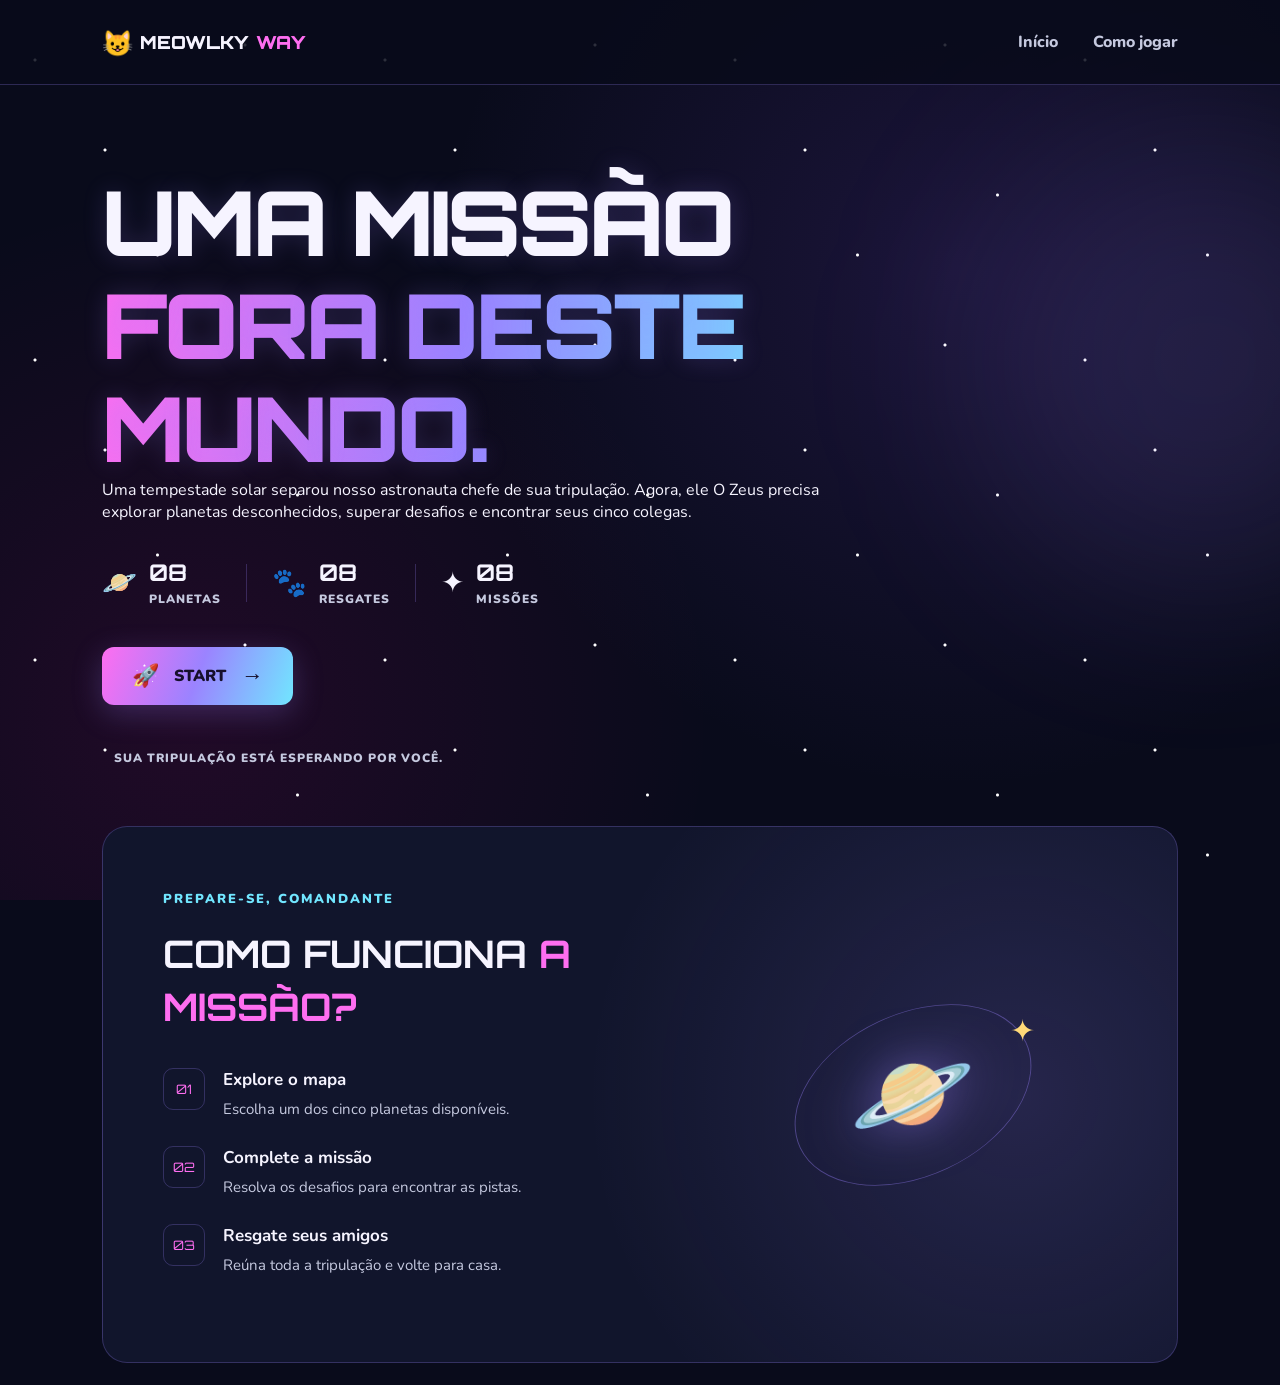
<file: index.html>
<!DOCTYPE html>
<html lang="pt-BR">
<head>
    <meta charset="UTF-8">
    <meta name="viewport" content="width=device-width, initial-scale=1.0">
    <title>MEOWLKY WAY - Aventura Espacial Felina</title>
    <link rel="stylesheet" href="css/index.css">
    <link href="https://fonts.googleapis.com/css2?family=Nunito:wght@400;500;600;700;800;900&family=Orbitron:wght@500;600;700;800;900&display=swap" rel="stylesheet">
</head>

<body>

    <div class="fundo">
        <div class="estrela"></div>
        <div class="nebulosa"></div>
    </div>

    <header class="header" id="inicio">
        <center>
            <a href="index.html" class="logo">
                <span class="logo-icone">😺</span>MEOWLKY <span>WAY</span>
            </a>
        </center>
        
        <nav class="navegacao">
            <a href="#inicio" class="inicio">Início</a>
            <a href="#como-jogar">Como jogar</a>
        </nav>
    </header>

    <main>
        <section class="titulo container">
            <div class="titulo-content">
                <h1>UMA MISSÃO<span>FORA DESTE</span><span class="pink-text">MUNDO.</span></h1>
                <p class="titulo-descricao">Uma tempestade solar separou nosso astronauta chefe de sua tripulação. Agora, ele O Zeus precisa explorar planetas desconhecidos, superar desafios e encontrar seus cinco colegas.</p>
                
                <div class="missao">
                    <div class="info-item">
                        <span class="info-icone">🪐</span>
                        <div>
                            <strong>08</strong>
                            <small>PLANETAS</small>
                        </div>
                    </div>

                    <div class="info-dividir"></div>
                    <div class="info-item">
                        <span class="info-icone">🐾</span>
                        <div>
                            <strong>08</strong>
                            <small>RESGATES</small>
                        </div>
                    </div>

                    <div class="info-dividir"></div>
                    <div class="info-item">
                        <span class="info-icone">✦</span>
                        <div>
                            <strong>08</strong>
                            <small>MISSÕES</small>
                        </div>
                    </div>
                </div>

                <div class="titulo-botao">
                    <a href="historia.html" class="btn btn-primary">
                        <span>🚀</span>START<span class="arrow">→</span>
                    </a>
                </div>

                <div class="botao">
                    <span class="note-line"></span>SUA TRIPULAÇÃO ESTÁ ESPERANDO POR VOCÊ.
                </div>
            </div>
        </section>
        <section class="como container" id="como-jogar">
            <div class="como-content">
                <span class="section-label">PREPARE-SE, COMANDANTE</span>
                <h2>COMO FUNCIONA <span>A MISSÃO?</span></h2>

                <div class="lista">
                    <div class="step">
                        <span class="step-numero">01</span>
                        <div>
                            <h3>Explore o mapa</h3>
                            <p>Escolha um dos cinco planetas disponíveis.</p>
                        </div>
                    </div>

                    <div class="step">
                        <span class="step-numero">02</span>
                        <div>
                            <h3>Complete a missão</h3>
                            <p>Resolva os desafios para encontrar as pistas.</p>
                        </div>
                    </div>

                    <div class="step">
                        <span class="step-numero">03</span>
                        <div>
                            <h3>Resgate seus amigos</h3>
                            <p>Reúna toda a tripulação e volte para casa.</p>
                        </div>
                    </div>
                </div>
            </div>

            <div class="como-decoracao">
                <div class="orbita"></div>
                <div class="planeta">🪐</div>
                <span class="estrela2">✦</span>
            </div>
        </section>
    </br>
    </main>
</body>
</html>
</file>
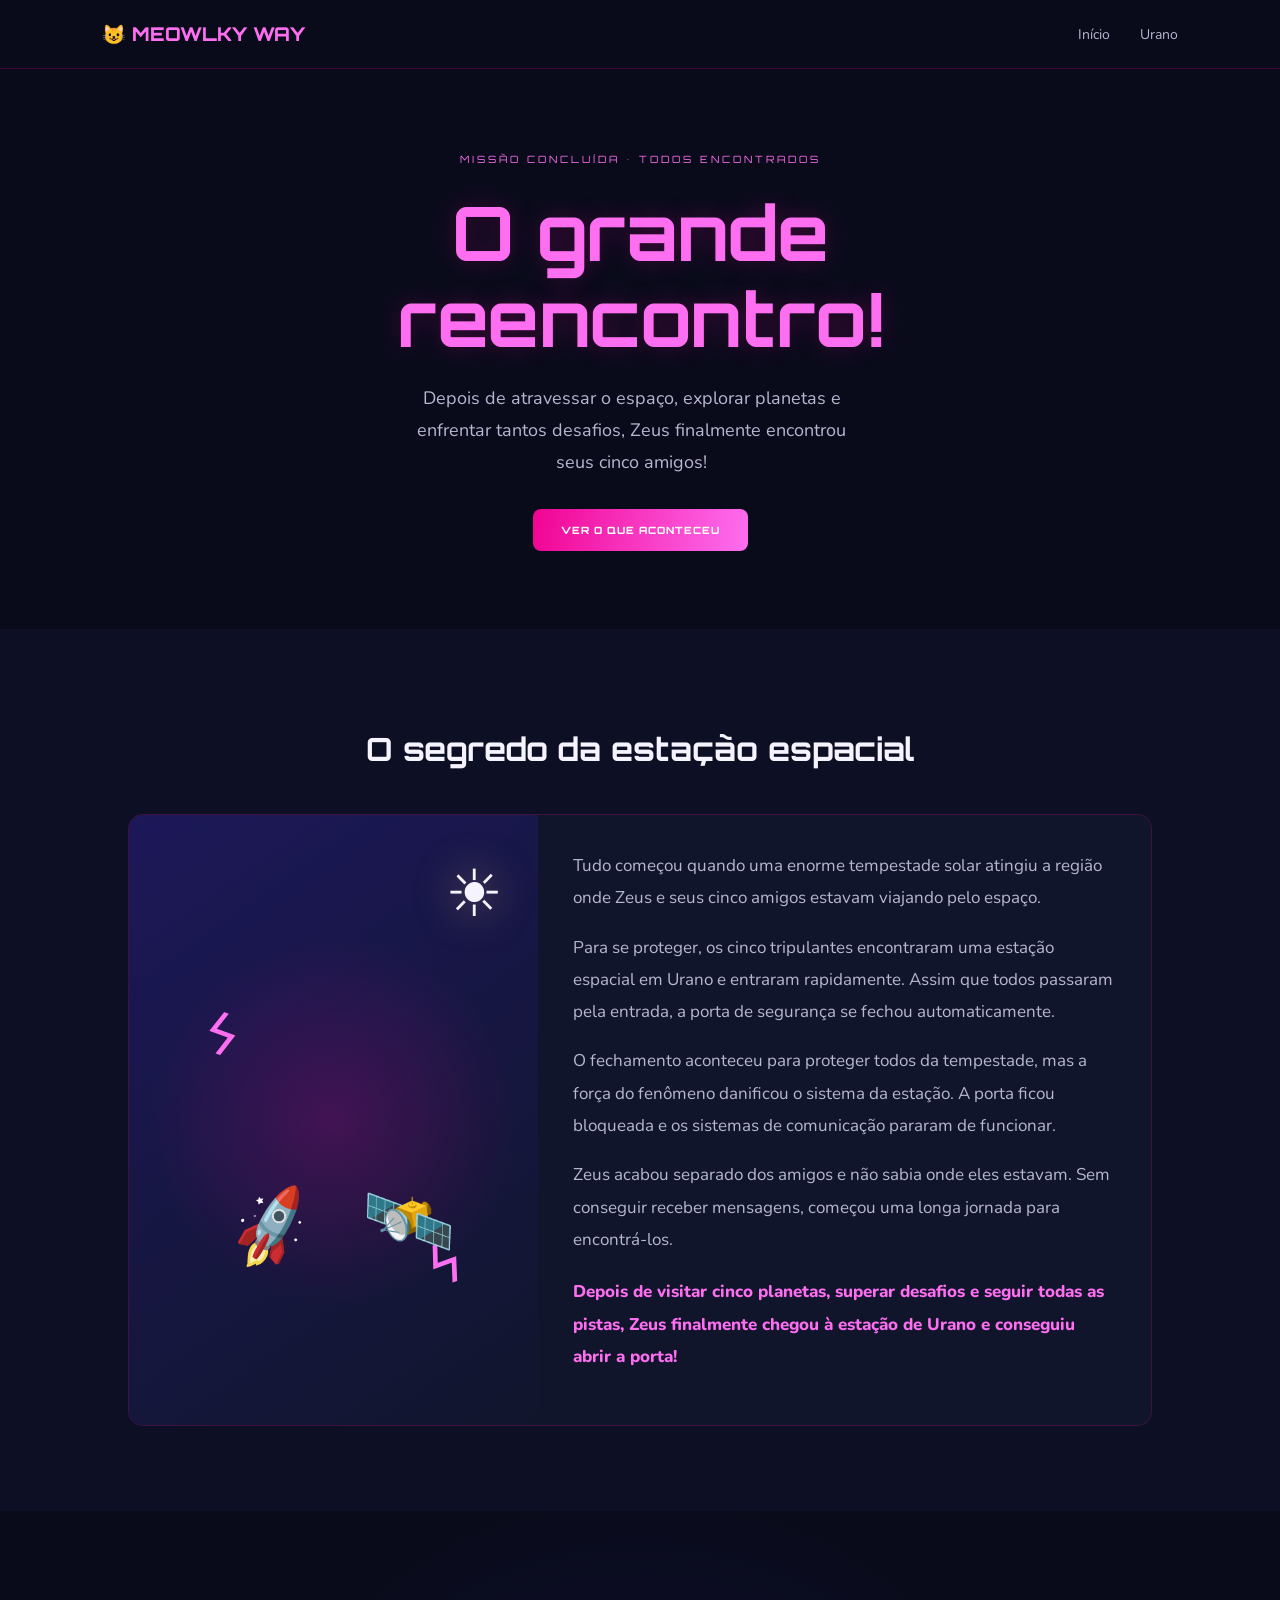
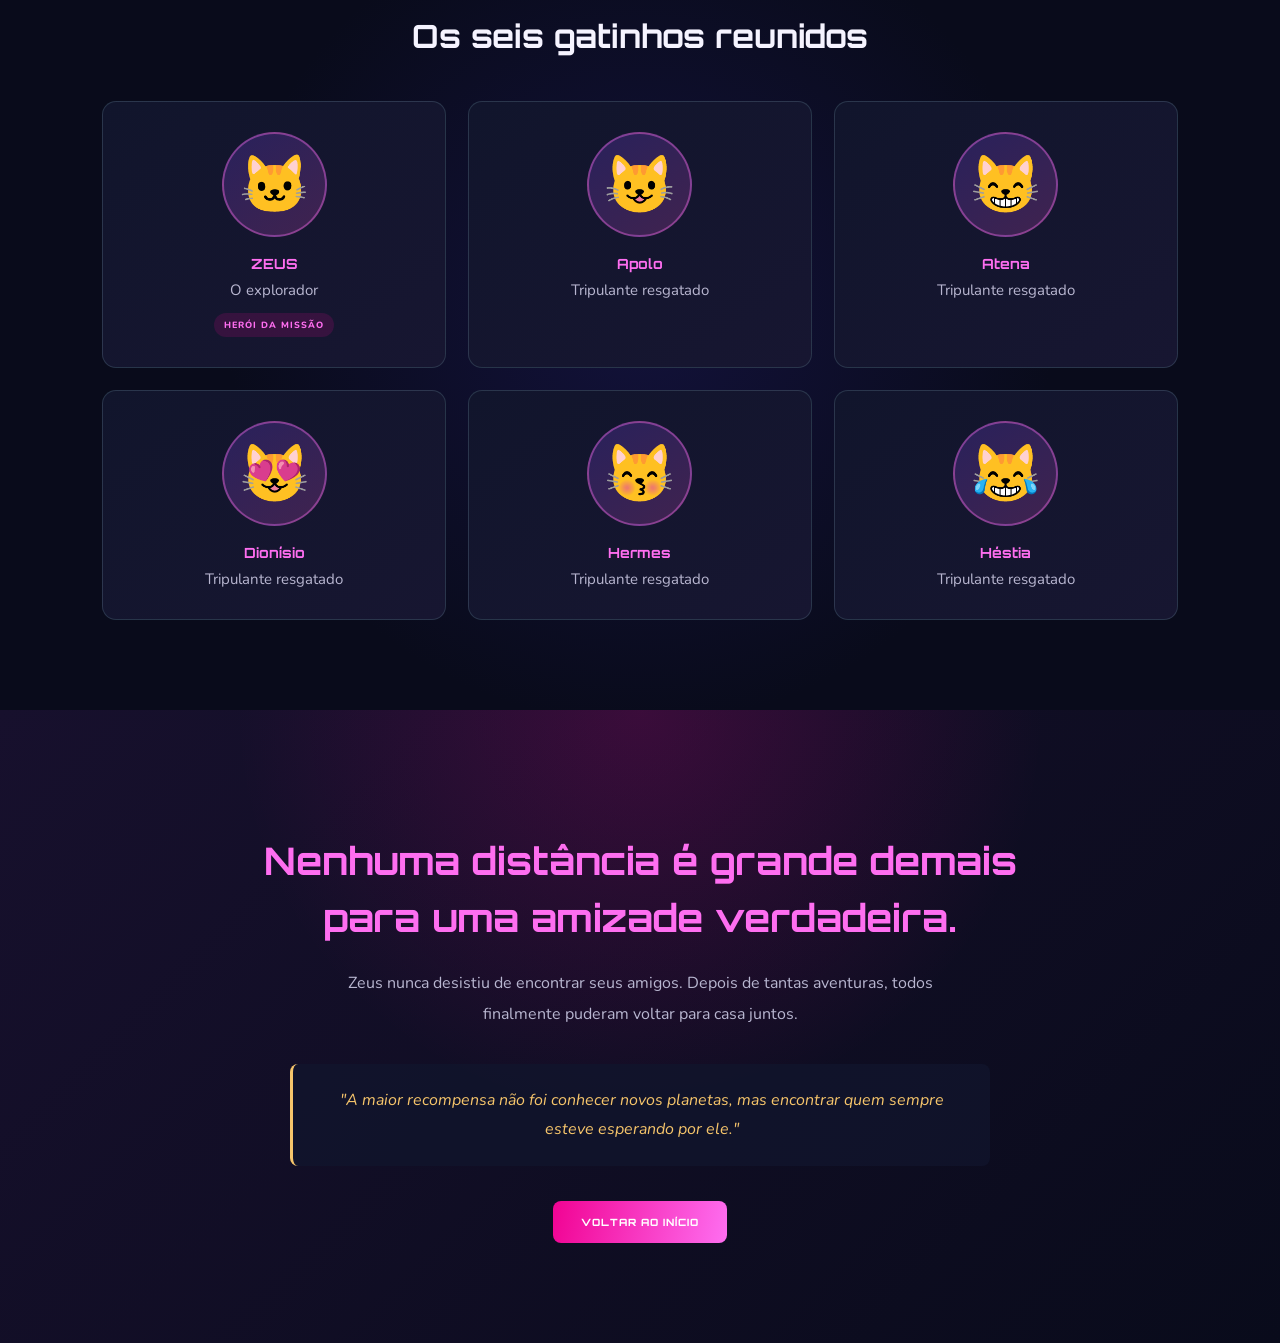
<file: final.html>
<!DOCTYPE html>
<html lang="pt-BR">

<head>
    <meta charset="UTF-8">
    <meta name="viewport" content="width=device-width, initial-scale=1.0">

    <title>MEOWLKY WAY | O Grande Reencontro</title>

    <link rel="stylesheet" href="css/final.css">

    <link href="https://fonts.googleapis.com/css2?family=Nunito:wght@400;500;600;700;800;900&family=Orbitron:wght@500;600;700;800;900&display=swap" rel="stylesheet">
</head>

<body>

    <!-- CABEÇALHO -->

    <header>
        <a href="index.html" class="logo"> 😺 MEOWLKY WAY</a>

        <nav>
            <a href="index.html">Início</a>
            <a href="uranus.html">Urano</a>
        </nav>
    </header>


    <!-- APRESENTAÇÃO -->

    <section class="hero">

        <div class="hero-texto">

            <span class="etiqueta">MISSÃO CONCLUÍDA • TODOS ENCONTRADOS</span>

            <h1>O grande<br>reencontro!</h1>

            <p>
                Depois de atravessar o espaço, explorar planetas
                e enfrentar tantos desafios, Zeus finalmente
                encontrou seus cinco amigos!
            </p>

            <a href="#historia" class="botao">VER O QUE ACONTECEU</a>

        </div>

    </section>


    <!-- HISTÓRIA -->

    <section class="historia" id="historia">

        <div class="titulo-secao">


            <h2>O segredo da estação espacial</h2>


        </div>

        <div class="historia-card">

            <div class="historia-ilustracao">

                <div class="sol">☀</div>
                <div class="raio raio1">ϟ</div>
                <div class="raio raio2">ϟ</div>
                <div class="nave">🚀</div>
                <div class="estacao">🛰️</div>

            </div>

            <div class="historia-texto">

                <p>
                    Tudo começou quando uma enorme tempestade solar
                    atingiu a região onde Zeus e seus cinco amigos
                    estavam viajando pelo espaço.
                </p>

                <p>
                    Para se proteger, os cinco tripulantes encontraram
                    uma estação espacial em Urano e entraram rapidamente.
                    Assim que todos passaram pela entrada, a porta de
                    segurança se fechou automaticamente.
                </p>

                <p>
                    O fechamento aconteceu para proteger todos da
                    tempestade, mas a força do fenômeno danificou
                    o sistema da estação. A porta ficou bloqueada
                    e os sistemas de comunicação pararam de funcionar.
                </p>

                <p>
                    Zeus acabou separado dos amigos e não sabia
                    onde eles estavam. Sem conseguir receber mensagens,
                    começou uma longa jornada para encontrá-los.
                </p>

                <p class="destaque">
                    Depois de visitar cinco planetas, superar desafios
                    e seguir todas as pistas, Zeus finalmente chegou
                    à estação de Urano e conseguiu abrir a porta!
                </p>

            </div>

        </div>

    </section>


    <!-- REENCONTRO -->

    <section class="reencontro">

        <div class="titulo-secao">
            <h2>Os seis gatinhos reunidos</h2>
        </div>

        <div class="grupo-gatos">

            <div class="gato-card">
                <div class="gato-avatar">🐱</div>
                <h3>ZEUS</h3>
                <p>O explorador</p>
                <span class="tag">HERÓI DA MISSÃO</span>
            </div>

            <div class="gato-card">
                <div class="gato-avatar">😺</div>
                <h3>Apolo</h3>
                <p>Tripulante resgatado</p>
            </div>

            <div class="gato-card">
                <div class="gato-avatar">😸</div>
                <h3>Atena</h3>
                <p>Tripulante resgatado</p>
            </div>

            <div class="gato-card">
                <div class="gato-avatar">😻</div>
                <h3>Dionísio</h3>
                <p>Tripulante resgatado</p>
            </div>

            <div class="gato-card">
                <div class="gato-avatar">😽</div>
                <h3>Hermes</h3>
                <p>Tripulante resgatado</p>
            </div>

            <div class="gato-card">
                <div class="gato-avatar">😹</div>
                <h3>Héstia</h3>
                <p>Tripulante resgatado</p>
            </div>

        </div>

    </section>


    <!-- FINAL -->

    <section class="final">
 
        <h2>Nenhuma distância é grande demais para uma amizade verdadeira.</h2>

        <p>
            Zeus nunca desistiu de encontrar seus amigos.
            Depois de tantas aventuras, todos finalmente
            puderam voltar para casa juntos.
        </p>

        <div class="frase-final">
            "A maior recompensa não foi conhecer novos planetas,
            mas encontrar quem sempre esteve esperando por ele."
        </div>

        <a href="index.html" class="botao">VOLTAR AO INÍCIO</a>
    </section>



</body>
</html>
</file>
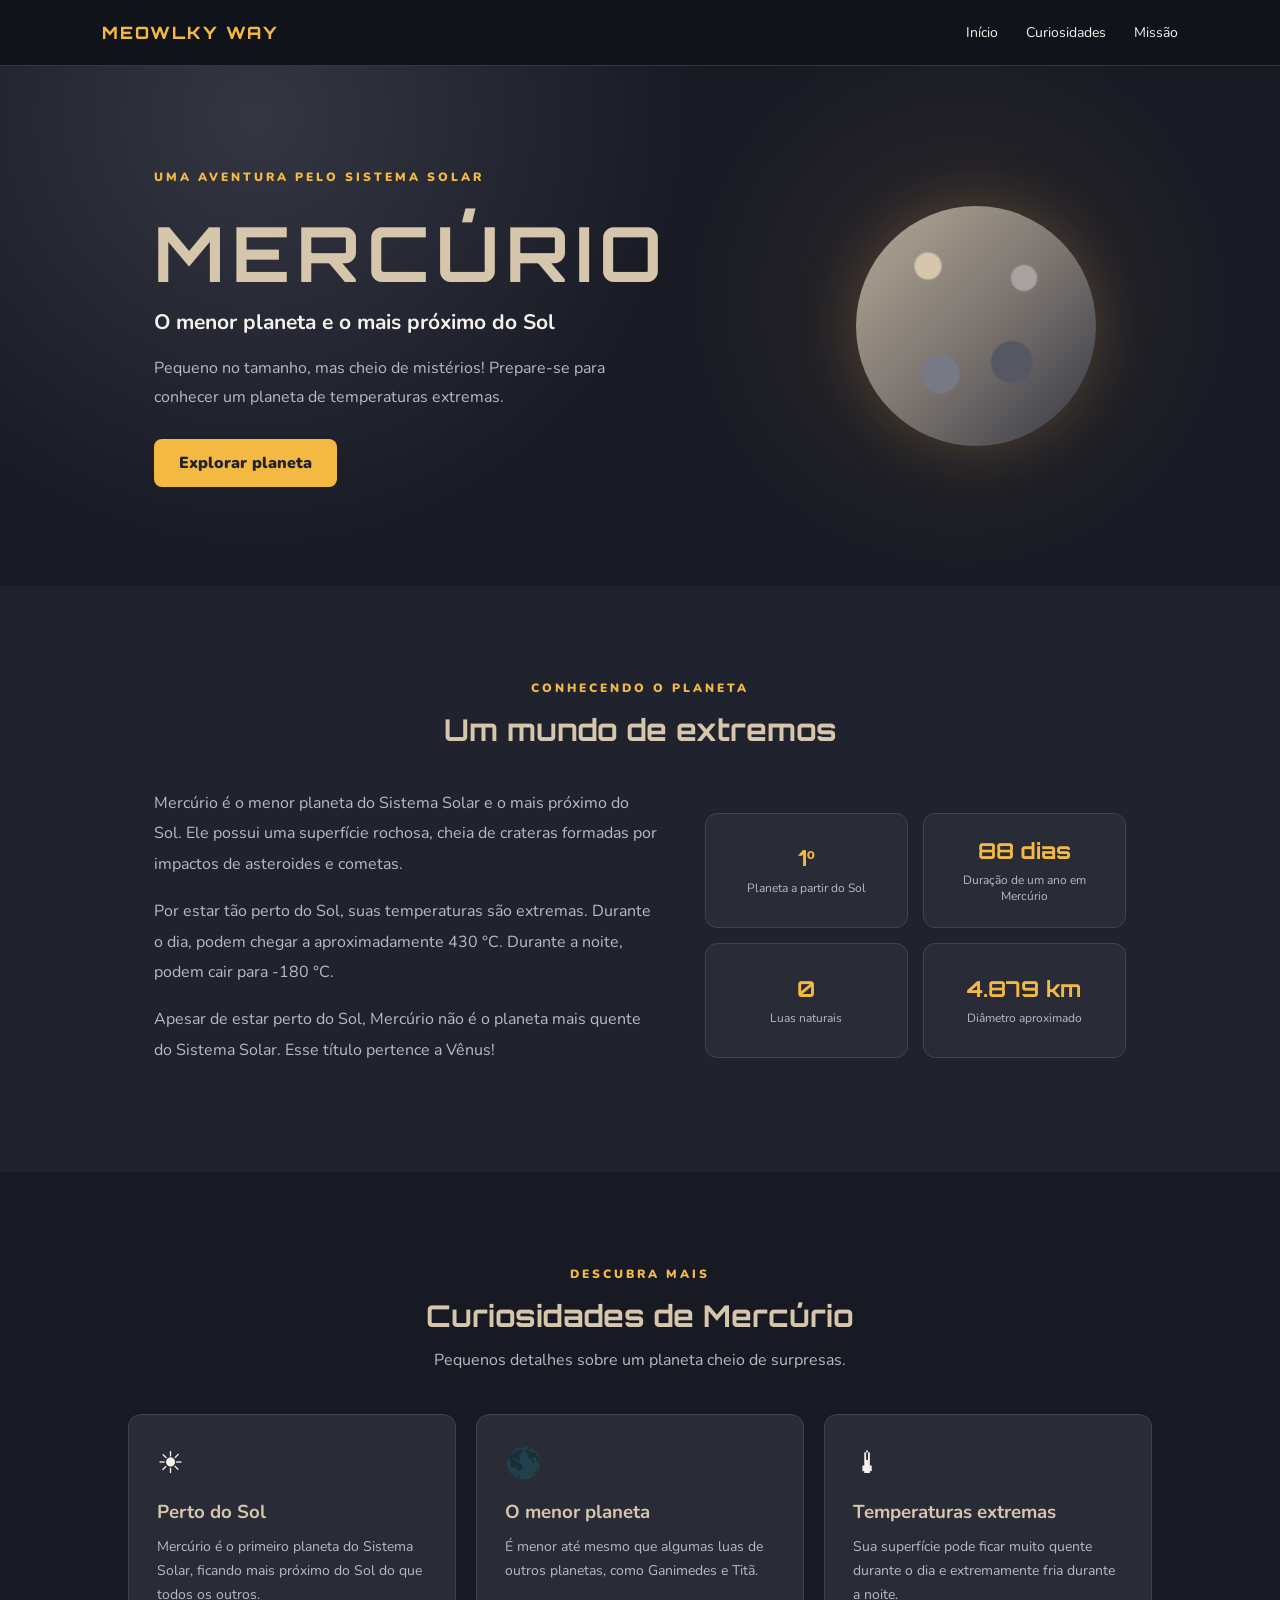
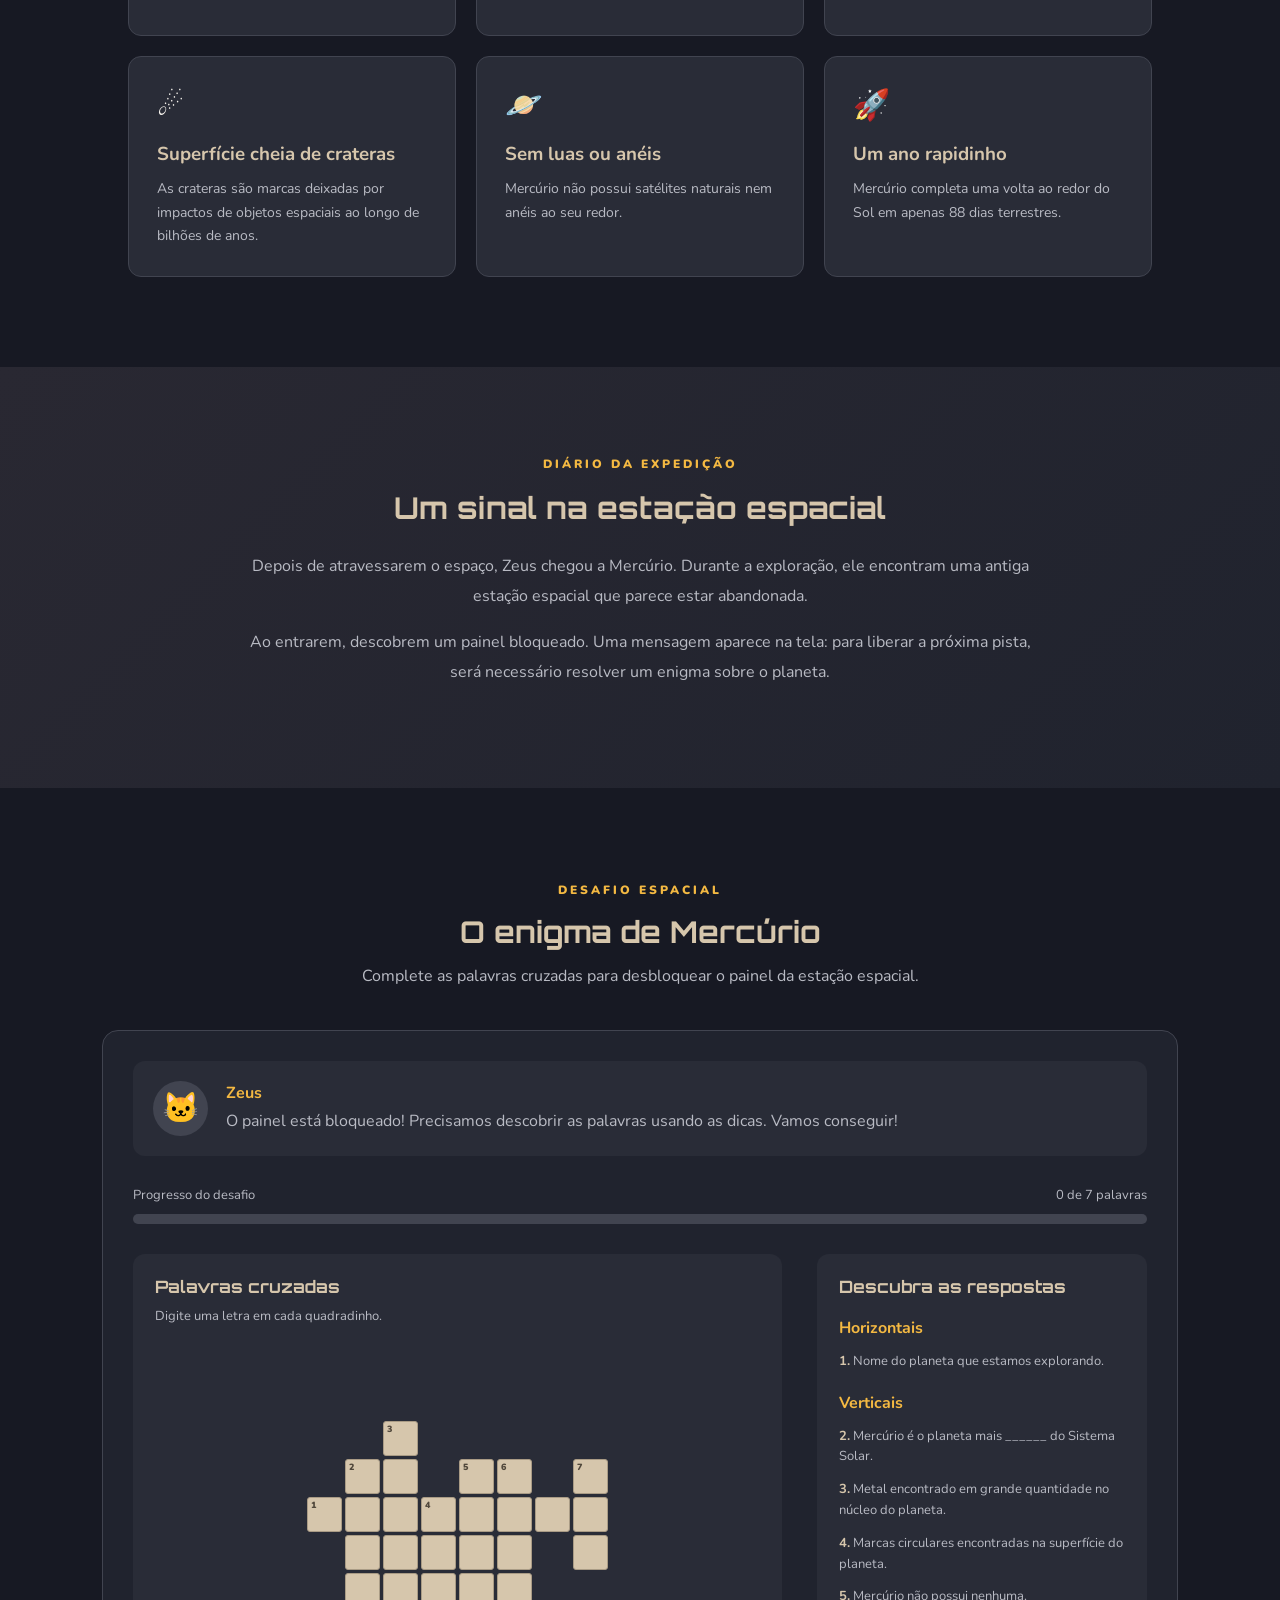
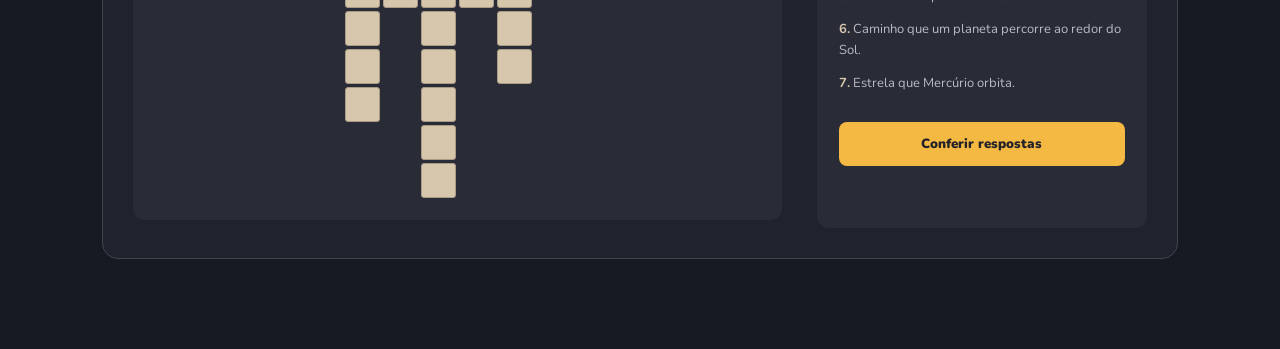
<file: mercurio.html>
<!DOCTYPE html>
<html lang="pt-BR">

<head>
    <meta charset="UTF-8">
    <meta name="viewport" content="width=device-width, initial-scale=1.0">

    <title>Mercúrio | MEOWLKY WAY</title>

    <link rel="stylesheet" href="css/mercurio.css">
</head>

<body>

    <header class="cabecalho">
        <a href="index.html" class="logo">MEOWLKY WAY</a>

        <nav>
            <a href="index.html">Início</a>
            <a href="#curiosidades">Curiosidades</a>
            <a href="#missao">Missão</a>
        </nav>
    </header>

    <main>

        <!-- APRESENTAÇÃO -->
        <section class="inicio">
            <div class="inicio-conteudo">
                <span class="subtitulo">UMA AVENTURA PELO SISTEMA SOLAR</span>

                <h1>MERCÚRIO</h1>

                <h2>O menor planeta e o mais próximo do Sol</h2>

                <p>
                    Pequeno no tamanho, mas cheio de mistérios!
                    Prepare-se para conhecer um planeta de temperaturas extremas.
                </p>

                <a href="#sobre" class="botao">Explorar planeta</a>
            </div>

            <div class="planeta-area">
                <div class="planeta"></div>
            </div>
        </section>

        <!-- SOBRE O PLANETA -->
        <section id="sobre" class="sobre">
            <div class="titulo-secao">
                <span class="subtitulo">CONHECENDO O PLANETA</span>
                <h2>Um mundo de extremos</h2>
            </div>

            <div class="sobre-conteudo">
                <div class="sobre-texto">
                    <p>
                        Mercúrio é o menor planeta do Sistema Solar e o mais
                        próximo do Sol. Ele possui uma superfície rochosa,
                        cheia de crateras formadas por impactos de asteroides
                        e cometas.
                    </p>

                    <p>
                        Por estar tão perto do Sol, suas temperaturas são
                        extremas. Durante o dia, podem chegar a aproximadamente
                        430 °C. Durante a noite, podem cair para -180 °C.
                    </p>

                    <p>
                        Apesar de estar perto do Sol, Mercúrio não é o planeta
                        mais quente do Sistema Solar. Esse título pertence a Vênus!
                    </p>
                </div>

                <div class="dados-planeta">
                    <div class="dado">
                        <strong>1º</strong>
                        <span>Planeta a partir do Sol</span>
                    </div>

                    <div class="dado">
                        <strong>88 dias</strong>
                        <span>Duração de um ano em Mercúrio</span>
                    </div>

                    <div class="dado">
                        <strong>0</strong>
                        <span>Luas naturais</span>
                    </div>

                    <div class="dado">
                        <strong>4.879 km</strong>
                        <span>Diâmetro aproximado</span>
                    </div>
                </div>
            </div>
        </section>

        <!-- CURIOSIDADES -->
        <section id="curiosidades" class="curiosidades">
            <div class="titulo-secao">
                <span class="subtitulo">DESCUBRA MAIS</span>
                <h2>Curiosidades de Mercúrio</h2>
                <p>Pequenos detalhes sobre um planeta cheio de surpresas.</p>
            </div>

            <div class="grade-curiosidades">

                <article class="card">
                    <span class="icone">☀</span>
                    <h3>Perto do Sol</h3>
                    <p>
                        Mercúrio é o primeiro planeta do Sistema Solar,
                        ficando mais próximo do Sol do que todos os outros.
                    </p>
                </article>

                <article class="card">
                    <span class="icone">🌑</span>
                    <h3>O menor planeta</h3>
                    <p>
                        É menor até mesmo que algumas luas de outros
                        planetas, como Ganimedes e Titã.
                    </p>
                </article>

                <article class="card">
                    <span class="icone">🌡</span>
                    <h3>Temperaturas extremas</h3>
                    <p>
                        Sua superfície pode ficar muito quente durante
                        o dia e extremamente fria durante a noite.
                    </p>
                </article>

                <article class="card">
                    <span class="icone">☄</span>
                    <h3>Superfície cheia de crateras</h3>
                    <p>
                        As crateras são marcas deixadas por impactos
                        de objetos espaciais ao longo de bilhões de anos.
                    </p>
                </article>

                <article class="card">
                    <span class="icone">🪐</span>
                    <h3>Sem luas ou anéis</h3>
                    <p>
                        Mercúrio não possui satélites naturais
                        nem anéis ao seu redor.
                    </p>
                </article>

                <article class="card">
                    <span class="icone">🚀</span>
                    <h3>Um ano rapidinho</h3>
                    <p>
                        Mercúrio completa uma volta ao redor do Sol
                        em apenas 88 dias terrestres.
                    </p>
                </article>

            </div>
        </section>

        <!-- HISTÓRIA -->
        <section class="historia">
            <div class="historia-conteudo">
                <span class="subtitulo">DIÁRIO DA EXPEDIÇÃO</span>
                <h2>Um sinal na estação espacial</h2>

                <p>
                    Depois de atravessarem o espaço, Zeus chegou a Mercúrio. Durante a exploração, ele encontram
                    uma antiga estação espacial que parece estar abandonada.
                </p>

                <p>
                    Ao entrarem, descobrem um painel bloqueado. Uma mensagem
                    aparece na tela: para liberar a próxima pista, será
                    necessário resolver um enigma sobre o planeta.
                </p>

            </div>
        </section>

        <!-- MISSÃO / JOGO -->
        <section id="missao" class="missao">

            <div class="titulo-secao">
                <span class="subtitulo">DESAFIO ESPACIAL</span>
                <h2>O enigma de Mercúrio</h2>
                <p>
                    Complete as palavras cruzadas para desbloquear
                    o painel da estação espacial.
                </p>
            </div>

            <div class="painel-jogo">

                <div class="dialogo">
                    <div class="zeus">🐱</div>
                    <div>
                        <strong>Zeus</strong>
                        <p>
                            O painel está bloqueado! Precisamos descobrir
                            as palavras usando as dicas. Vamos conseguir!
                        </p>
                    </div>
                </div>

                <div class="progresso-area">
                    <div class="progresso-texto">
                        <span>Progresso do desafio</span>
                        <span id="progresso-texto">0 de 7 palavras</span>
                    </div>

                    <div class="barra-progresso">
                        <div id="barra-progresso"></div>
                    </div>
                </div>

                <div class="jogo-conteudo">

                    <div class="tabuleiro-area">
                        <h3>Palavras cruzadas</h3>
                        <p class="orientacao">
                            Digite uma letra em cada quadradinho.
                        </p>

                        <div id="tabuleiro" class="tabuleiro"></div>
                    </div>

                    <div class="dicas-area">

                        <h3>Descubra as respostas</h3>

                        <div class="dicas-grupo">
                            <h4>Horizontais</h4>
                            <p><strong>1.</strong> Nome do planeta que estamos explorando.</p>
                        </div>

                        <div class="dicas-grupo">
                            <h4>Verticais</h4>
                            <p><strong>2.</strong> Mercúrio é o planeta mais ______ do Sistema Solar.</p>
                            <p><strong>3.</strong> Metal encontrado em grande quantidade no núcleo do planeta.</p>
                            <p><strong>4.</strong> Marcas circulares encontradas na superfície do planeta.</p>
                            <p><strong>5.</strong> Mercúrio não possui nenhuma.</p>
                            <p><strong>6.</strong> Caminho que um planeta percorre ao redor do Sol.</p>
                            <p><strong>7.</strong> Estrela que Mercúrio orbita.</p>
                        </div>

                        <button id="conferir" class="botao">
                            Conferir respostas
                        </button>

                        <p id="mensagem" class="mensagem" aria-live="polite"></p>

                    </div>

                </div>

            </div>

            <!-- FINAL DO DESAFIO -->
            <div id="final-missao" class="final-missao">

                <span class="estrela">✦</span>

                <h2>Painel desbloqueado!</h2>

                <p>
                    Muito bem! Você conseguiu resolver o enigma de Mercúrio.
                    A estação espacial liberou uma nova pista para Zeus
                    e seus amigos. A aventura continua!
                </p>

                <a href=".html" class="botao">Continuar aventura</a>

            </div>

        </section>

    </main>

    <script src="js/mercurio.js"></script>

</body>
</html>
</file>
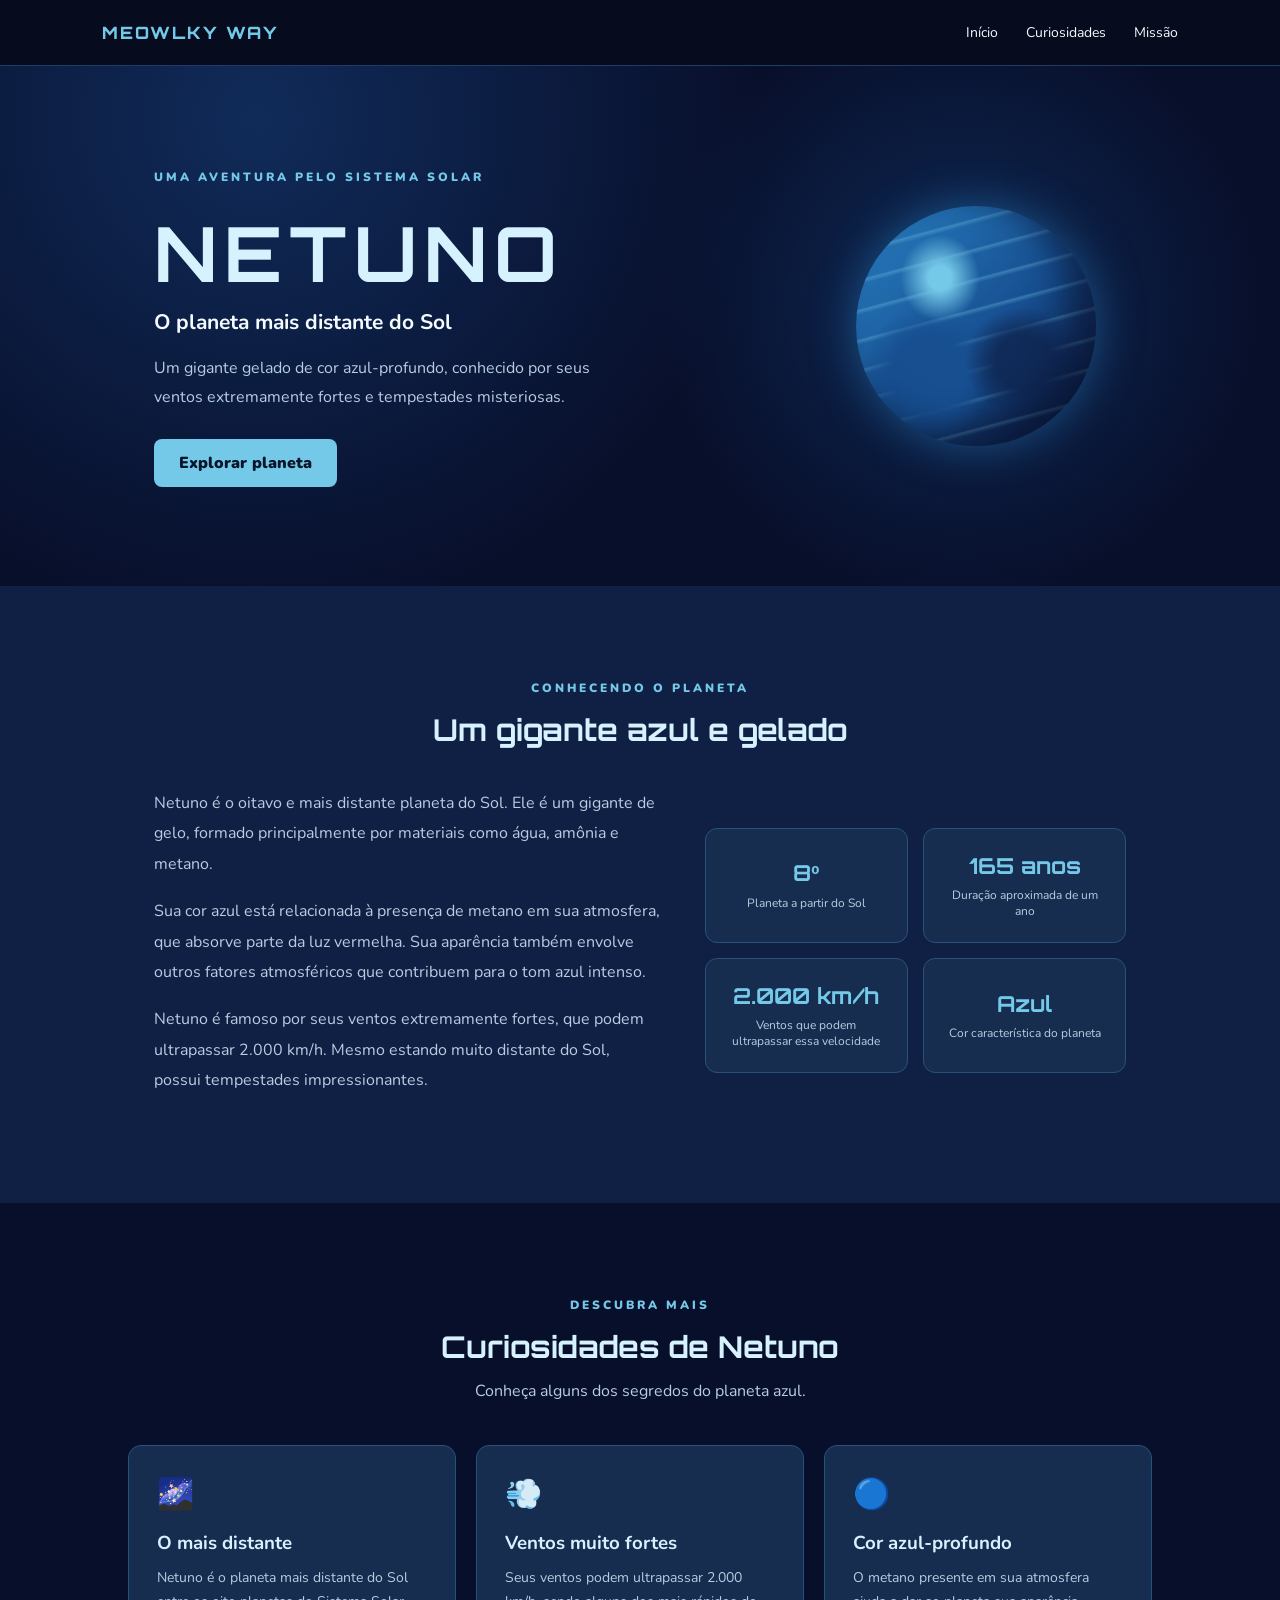
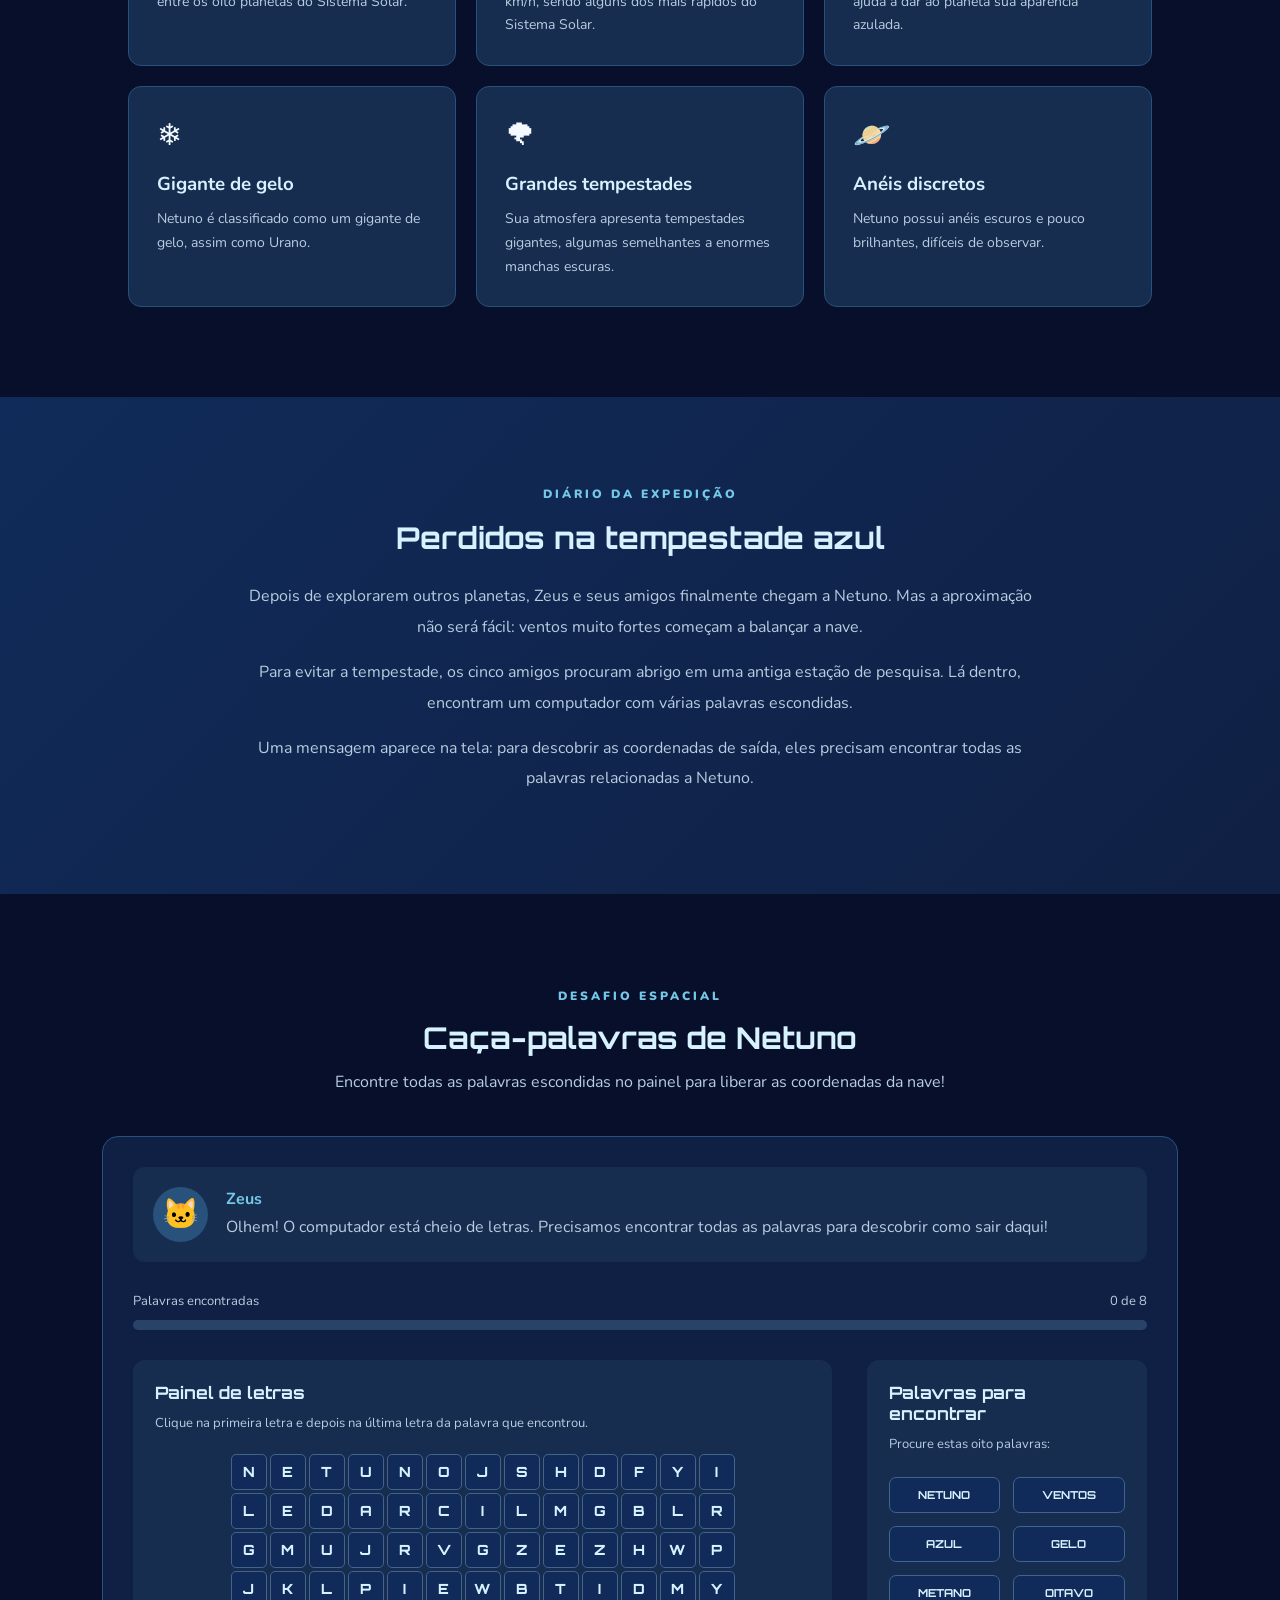
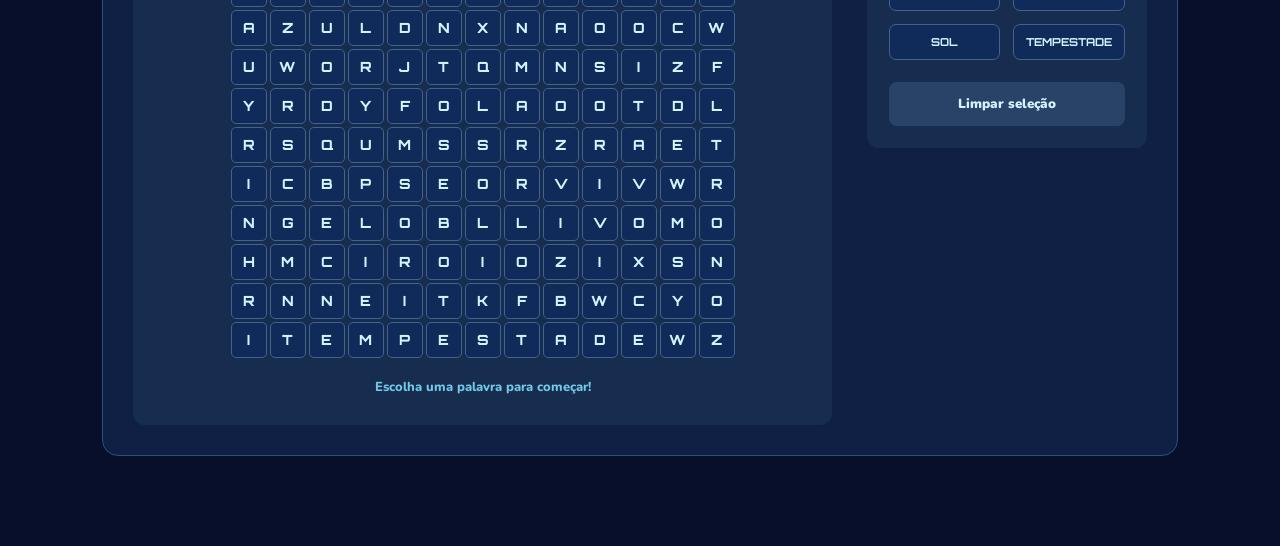
<file: netuno.html>
<!DOCTYPE html>
<html lang="pt-BR">

<head>
    <meta charset="UTF-8">
    <meta name="viewport" content="width=device-width, initial-scale=1.0">

    <title>Netuno | MEOWLKY WAY</title>

    <link rel="stylesheet" href="css/netuno.css">
</head>

<body>

    <header class="cabecalho">
        <a href="index.html" class="logo">MEOWLKY WAY</a>

        <nav>
            <a href="index.html">Início</a>
            <a href="#curiosidades">Curiosidades</a>
            <a href="#missao">Missão</a>
        </nav>
    </header>

    <main>

        <!-- APRESENTAÇÃO -->
        <section class="inicio">
            <div class="inicio-conteudo">

                <span class="subtitulo">UMA AVENTURA PELO SISTEMA SOLAR</span>

                <h1>NETUNO</h1>

                <h2>O planeta mais distante do Sol</h2>

                <p>
                    Um gigante gelado de cor azul-profundo, conhecido
                    por seus ventos extremamente fortes e tempestades misteriosas.
                </p>

                <a href="#sobre" class="botao">Explorar planeta</a>

            </div>

            <div class="planeta-area">
                <div class="planeta"></div>
            </div>
        </section>

        <!-- SOBRE O PLANETA -->
        <section id="sobre" class="sobre">

            <div class="titulo-secao">
                <span class="subtitulo">CONHECENDO O PLANETA</span>
                <h2>Um gigante azul e gelado</h2>
            </div>

            <div class="sobre-conteudo">

                <div class="sobre-texto">

                    <p>
                        Netuno é o oitavo e mais distante planeta do Sol.
                        Ele é um gigante de gelo, formado principalmente
                        por materiais como água, amônia e metano.
                    </p>

                    <p>
                        Sua cor azul está relacionada à presença de metano
                        em sua atmosfera, que absorve parte da luz vermelha.
                        Sua aparência também envolve outros fatores
                        atmosféricos que contribuem para o tom azul intenso.
                    </p>

                    <p>
                        Netuno é famoso por seus ventos extremamente fortes,
                        que podem ultrapassar 2.000 km/h. Mesmo estando muito
                        distante do Sol, possui tempestades impressionantes.
                    </p>

                </div>

                <div class="dados-planeta">

                    <div class="dado">
                        <strong>8º</strong>
                        <span>Planeta a partir do Sol</span>
                    </div>

                    <div class="dado">
                        <strong>165 anos</strong>
                        <span>Duração aproximada de um ano</span>
                    </div>

                    <div class="dado">
                        <strong>2.000 km/h</strong>
                        <span>Ventos que podem ultrapassar essa velocidade</span>
                    </div>

                    <div class="dado">
                        <strong>Azul</strong>
                        <span>Cor característica do planeta</span>
                    </div>

                </div>

            </div>

        </section>

        <!-- CURIOSIDADES -->
        <section id="curiosidades" class="curiosidades">

            <div class="titulo-secao">
                <span class="subtitulo">DESCUBRA MAIS</span>
                <h2>Curiosidades de Netuno</h2>
                <p>Conheça alguns dos segredos do planeta azul.</p>
            </div>

            <div class="grade-curiosidades">

                <article class="card">
                    <span class="icone">🌌</span>
                    <h3>O mais distante</h3>
                    <p>
                        Netuno é o planeta mais distante do Sol
                        entre os oito planetas do Sistema Solar.
                    </p>
                </article>

                <article class="card">
                    <span class="icone">💨</span>
                    <h3>Ventos muito fortes</h3>
                    <p>
                        Seus ventos podem ultrapassar 2.000 km/h,
                        sendo alguns dos mais rápidos do Sistema Solar.
                    </p>
                </article>

                <article class="card">
                    <span class="icone">🔵</span>
                    <h3>Cor azul-profundo</h3>
                    <p>
                        O metano presente em sua atmosfera ajuda
                        a dar ao planeta sua aparência azulada.
                    </p>
                </article>

                <article class="card">
                    <span class="icone">❄</span>
                    <h3>Gigante de gelo</h3>
                    <p>
                        Netuno é classificado como um gigante de gelo,
                        assim como Urano.
                    </p>
                </article>

                <article class="card">
                    <span class="icone">🌪</span>
                    <h3>Grandes tempestades</h3>
                    <p>
                        Sua atmosfera apresenta tempestades gigantes,
                        algumas semelhantes a enormes manchas escuras.
                    </p>
                </article>

                <article class="card">
                    <span class="icone">🪐</span>
                    <h3>Anéis discretos</h3>
                    <p>
                        Netuno possui anéis escuros e pouco brilhantes,
                        difíceis de observar.
                    </p>
                </article>

            </div>

        </section>

        <!-- HISTÓRIA -->
        <section class="historia">

            <div class="historia-conteudo">

                <span class="subtitulo">DIÁRIO DA EXPEDIÇÃO</span>

                <h2>Perdidos na tempestade azul</h2>

                <p>
                    Depois de explorarem outros planetas, Zeus e seus amigos
                    finalmente chegam a Netuno. Mas a aproximação não será fácil:
                    ventos muito fortes começam a balançar a nave.
                </p>

                <p>
                    Para evitar a tempestade, os cinco amigos procuram abrigo
                    em uma antiga estação de pesquisa. Lá dentro, encontram
                    um computador com várias palavras escondidas.
                </p>

                <p>
                    Uma mensagem aparece na tela: para descobrir as
                    coordenadas de saída, eles precisam encontrar todas
                    as palavras relacionadas a Netuno.
                </p>

            </div>

        </section>

        <!-- MISSÃO / CAÇA-PALAVRAS -->
        <section id="missao" class="missao">

            <div class="titulo-secao">

                <span class="subtitulo">DESAFIO ESPACIAL</span>

                <h2>Caça-palavras de Netuno</h2>

                <p>
                    Encontre todas as palavras escondidas no painel
                    para liberar as coordenadas da nave!
                </p>

            </div>

            <div class="painel-jogo">

                <div class="dialogo">

                    <div class="zeus">🐱</div>

                    <div>
                        <strong>Zeus</strong>

                        <p>
                            Olhem! O computador está cheio de letras.
                            Precisamos encontrar todas as palavras
                            para descobrir como sair daqui!
                        </p>
                    </div>

                </div>

                <div class="progresso-area">

                    <div class="progresso-texto">
                        <span>Palavras encontradas</span>
                        <span id="progresso-texto">0 de 8</span>
                    </div>

                    <div class="barra-progresso">
                        <div id="barra-progresso"></div>
                    </div>

                </div>

                <div class="jogo-conteudo">

                    <div class="tabuleiro-area">

                        <h3>Painel de letras</h3>

                        <p class="orientacao">
                            Clique na primeira letra e depois na última
                            letra da palavra que encontrou.
                        </p>

                        <div id="tabuleiro" class="tabuleiro"></div>

                        <p id="mensagem" class="mensagem" aria-live="polite">
                            Escolha uma palavra para começar!
                        </p>

                    </div>

                    <div class="palavras-area">

                        <h3>Palavras para encontrar</h3>

                        <p class="orientacao">
                            Procure estas oito palavras:
                        </p>

                        <ul id="lista-palavras" class="lista-palavras">

                            <li data-palavra="NETUNO">NETUNO</li>
                            <li data-palavra="VENTOS">VENTOS</li>
                            <li data-palavra="AZUL">AZUL</li>
                            <li data-palavra="GELO">GELO</li>
                            <li data-palavra="METANO">METANO</li>
                            <li data-palavra="OITAVO">OITAVO</li>
                            <li data-palavra="SOL">SOL</li>
                            <li data-palavra="TEMPESTADE">TEMPESTADE</li>

                        </ul>

                        <button id="limpar" class="botao botao-secundario">
                            Limpar seleção
                        </button>

                    </div>

                </div>

            </div>

            <!-- FINAL -->
            <div id="final-missao" class="final-missao">

                <span class="estrela">✦</span>

                <h2>Missão concluída!</h2>

                <p>
                    Incrível! Todas as palavras foram encontradas.
                    O computador revelou as coordenadas e a nave
                    está pronta para continuar a viagem.
                </p>

                <a href="uranus.html" class="botao">Continuar aventura</a>

            </div>

        </section>

    </main>

    <script src="js/netuno.js"></script>

</body>
</html>
</file>
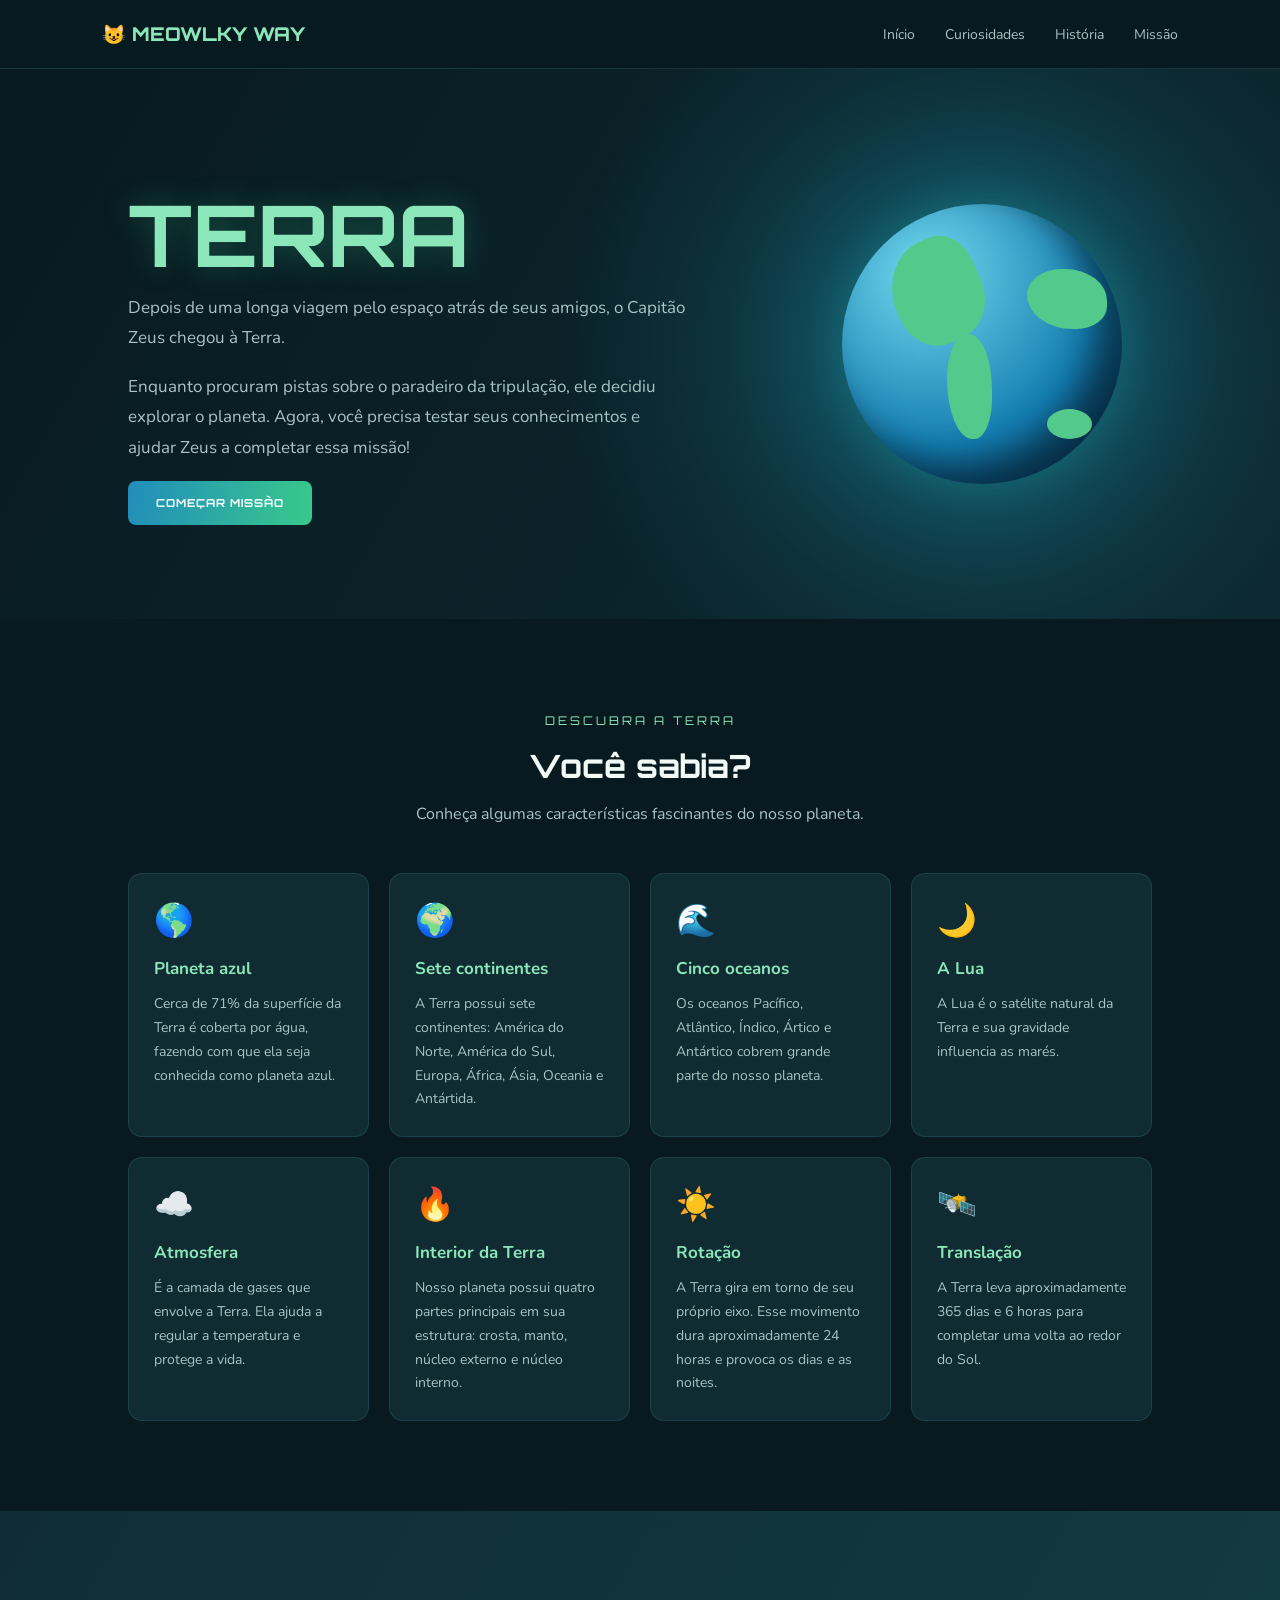
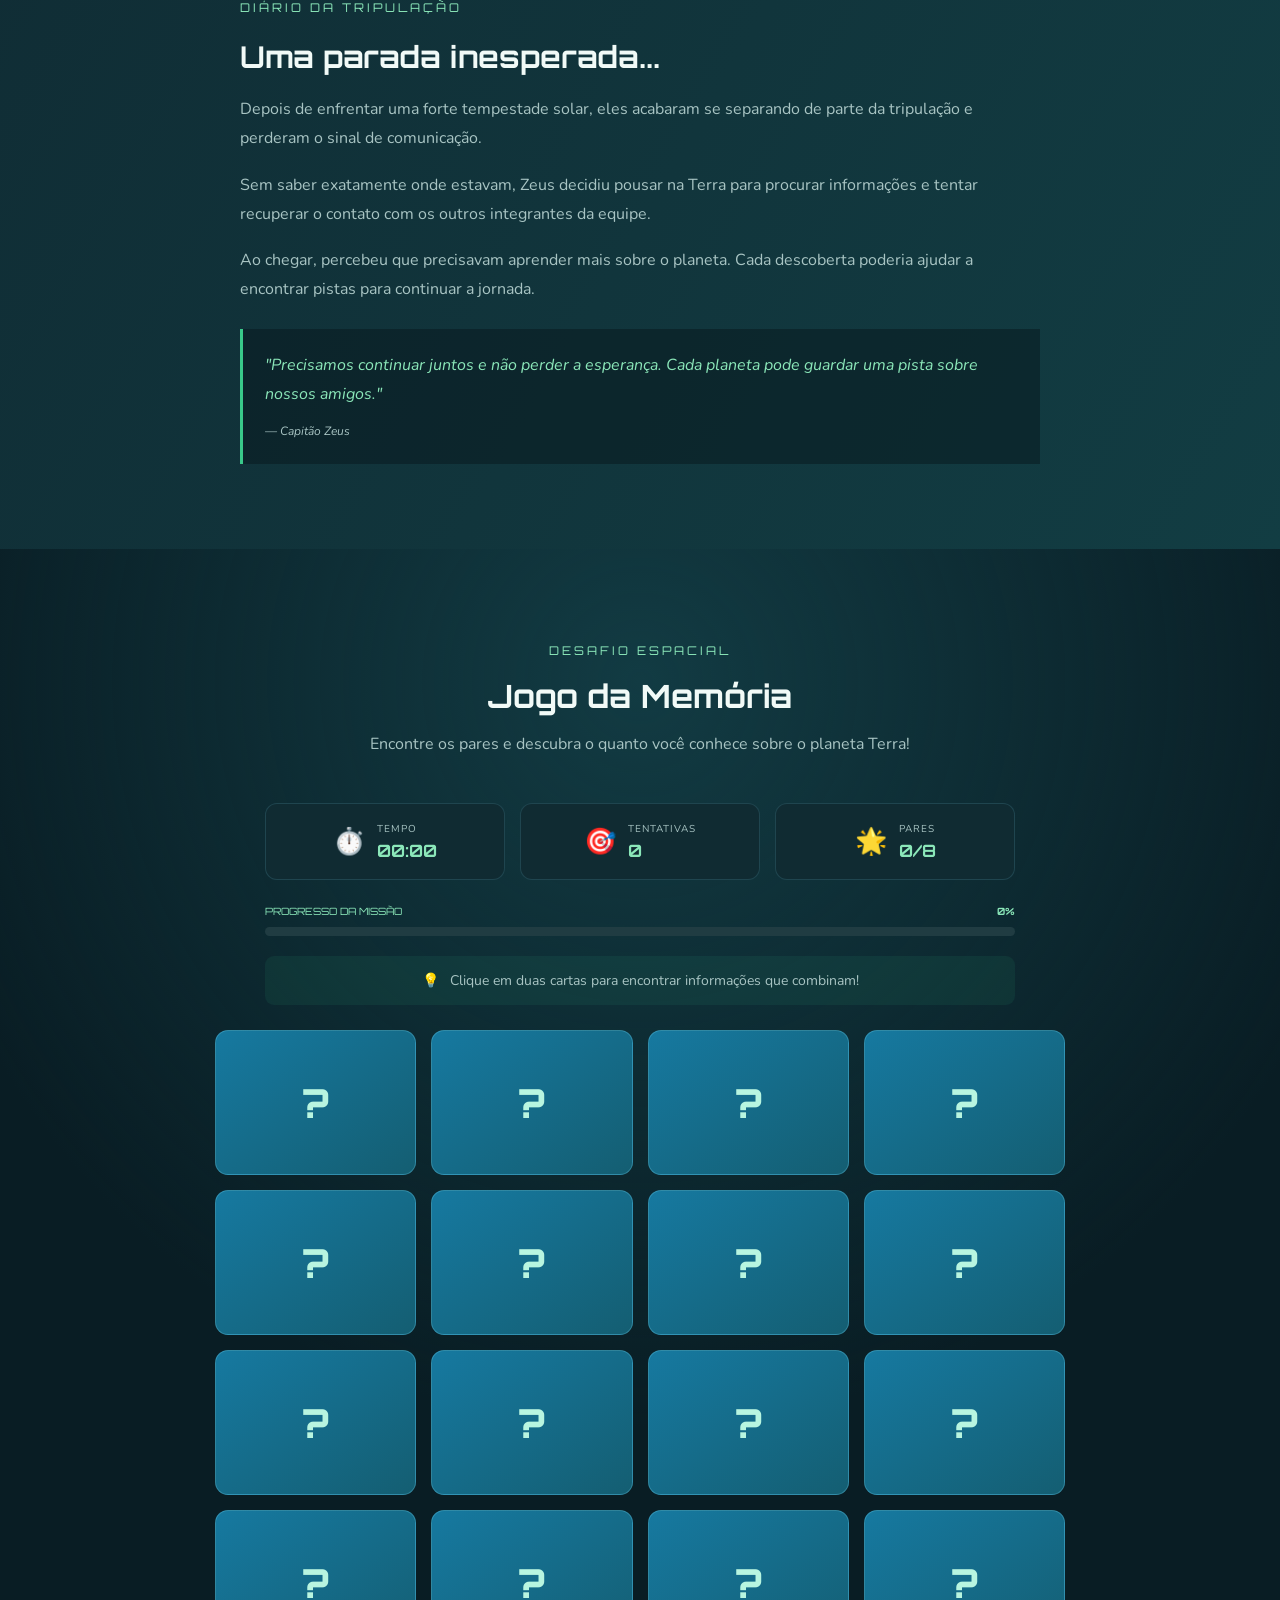
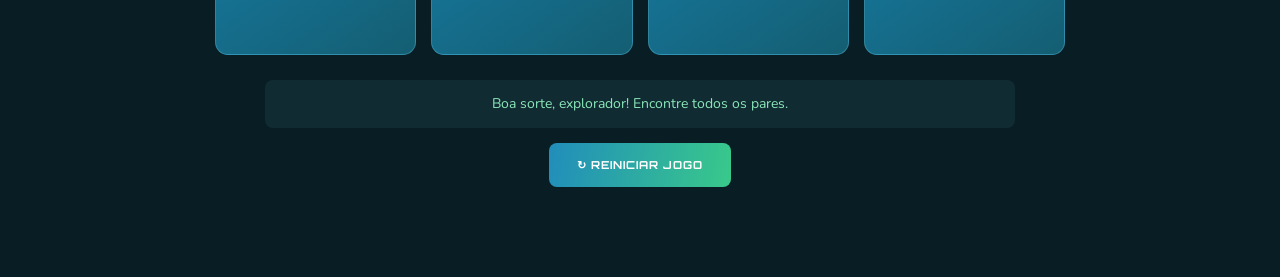
<file: terra.html>
<!DOCTYPE html>
<html lang="pt-BR">

<head>
    <meta charset="UTF-8">
    <meta name="viewport" content="width=device-width, initial-scale=1.0">

    <title>Terra | MEOWLKY WAY</title>

    <link rel="stylesheet" href="css/terra.css">

    <link href="https://fonts.googleapis.com/css2?family=Nunito:wght@400;500;600;700;800;900&family=Orbitron:wght@500;600;700;800&display=swap" rel="stylesheet">
</head>

<body>

    <header>
        <a href="index.html" class="logo"> 😺 MEOWLKY WAY</a>

        <nav>
            <a href="#inicio">Início</a>
            <a href="#curiosidades">Curiosidades</a>
            <a href="#historia">História</a>
            <a href="#jogo">Missão</a>
        </nav>
    </header>

    <main>

        <!-- APRESENTAÇÃO -->
        <section class="hero" id="inicio">

            <div class="hero-texto">

                <h1>TERRA</h1>


                <p>
                    Depois de uma longa viagem pelo espaço atrás de seus amigos, o Capitão Zeus
                 chegou à Terra.

                <p>
                    Enquanto procuram pistas sobre o paradeiro da tripulação,
                     ele decidiu explorar o planeta. Agora, você precisa
                    testar seus conhecimentos e ajudar Zeus a completar
                    essa missão!
                </p>

                <a href="#jogo" class="botao">COMEÇAR MISSÃO</a>

            </div>

            <div class="terra-visual">
                <div class="brilho"></div>

                <div class="planeta">
                    <span class="continente c1"></span>
                    <span class="continente c2"></span>
                    <span class="continente c3"></span>
                    <span class="continente c4"></span>
                </div>
            </div>

        </section>

        <!-- CURIOSIDADES -->
        <section class="curiosidades" id="curiosidades">

            <div class="titulo-secao">

                <span class="etiqueta">DESCUBRA A TERRA</span>

                <h2>Você sabia?</h2>

                <p>
                    Conheça algumas características fascinantes
                    do nosso planeta.
                </p>

            </div>

            <div class="cards">

                <article class="card">
                    <span>🌎</span>
                    <h3>Planeta azul</h3>
                    <p>
                        Cerca de 71% da superfície da Terra é coberta
                        por água, fazendo com que ela seja conhecida
                        como planeta azul.
                    </p>
                </article>

                <article class="card">
                    <span>🌍</span>
                    <h3>Sete continentes</h3>
                    <p>
                        A Terra possui sete continentes:
                        América do Norte, América do Sul, Europa,
                        África, Ásia, Oceania e Antártida.
                    </p>
                </article>

                <article class="card">
                    <span>🌊</span>
                    <h3>Cinco oceanos</h3>
                    <p>
                        Os oceanos Pacífico, Atlântico, Índico,
                        Ártico e Antártico cobrem grande parte
                        do nosso planeta.
                    </p>
                </article>

                <article class="card">
                    <span>🌙</span>
                    <h3>A Lua</h3>
                    <p>
                        A Lua é o satélite natural da Terra
                        e sua gravidade influencia as marés.
                    </p>
                </article>

                <article class="card">
                    <span>☁️</span>
                    <h3>Atmosfera</h3>
                    <p>
                        É a camada de gases que envolve a Terra.
                        Ela ajuda a regular a temperatura e
                        protege a vida.
                    </p>
                </article>

                <article class="card">
                    <span>🔥</span>
                    <h3>Interior da Terra</h3>
                    <p>
                        Nosso planeta possui quatro partes principais
                        em sua estrutura: crosta, manto, núcleo externo
                        e núcleo interno.
                    </p>
                </article>

                <article class="card">
                    <span>☀️</span>
                    <h3>Rotação</h3>
                    <p>
                        A Terra gira em torno de seu próprio eixo.
                        Esse movimento dura aproximadamente 24 horas
                        e provoca os dias e as noites.
                    </p>
                </article>

                <article class="card">
                    <span>🛰️</span>
                    <h3>Translação</h3>
                    <p>
                        A Terra leva aproximadamente 365 dias e 6 horas
                        para completar uma volta ao redor do Sol.
                    </p>
                </article>

            </div>

        </section>

        <!-- HISTÓRIA DO CAPITÃO ZEUS -->
        <section class="historia" id="historia">

            <div class="historia-conteudo">

                <span class="etiqueta">DIÁRIO DA TRIPULAÇÃO</span>

                <h2>Uma parada inesperada...</h2>

                <p>
                    Depois de enfrentar uma forte tempestade solar, eles acabaram se separando
                    de parte da tripulação e perderam o sinal de comunicação.
                </p>

                <p>
                    Sem saber exatamente onde estavam, Zeus decidiu pousar
                    na Terra para procurar informações e tentar recuperar
                    o contato com os outros integrantes da equipe.
                </p>

                <p>
                    Ao chegar, percebeu que precisavam
                    aprender mais sobre o planeta. Cada descoberta poderia
                    ajudar a encontrar pistas para continuar a jornada.
                </p>

                <div class="mensagem">

                    "Precisamos continuar juntos e não perder a esperança.
                    Cada planeta pode guardar uma pista sobre nossos amigos."

                    <span>— Capitão Zeus</span>

                </div>

            </div>

        </section>

        <!-- JOGO DA MEMÓRIA -->
        <section class="jogo" id="jogo">

            <div class="titulo-secao">

                <span class="etiqueta">DESAFIO ESPACIAL</span>

                <h2>Jogo da Memória</h2>

                <p>
                    Encontre os pares e descubra o quanto você
                    conhece sobre o planeta Terra!
                </p>

            </div>

            <!-- INFORMAÇÕES DO JOGO -->
            <div class="painel-info">

                <div class="info">
                    <span>⏱️</span>

                    <div>
                        <small>TEMPO</small>
                        <strong id="tempo">00:00</strong>
                    </div>
                </div>

                <div class="info">
                    <span>🎯</span>

                    <div>
                        <small>TENTATIVAS</small>
                        <strong id="tentativas">0</strong>
                    </div>
                </div>

                <div class="info">
                    <span>🌟</span>

                    <div>
                        <small>PARES</small>
                        <strong id="pares">0/8</strong>
                    </div>
                </div>

            </div>

            <!-- PROGRESSO -->
            <div class="progresso-area">

                <div class="progresso-texto">
                    <span>PROGRESSO DA MISSÃO</span>
                    <strong id="porcentagem">0%</strong>
                </div>

                <div class="barra-fundo">
                    <div class="barra" id="barra"></div>
                </div>

            </div>

            <div class="instrucao">
                <span>💡</span>
                Clique em duas cartas para encontrar informações
                que combinam!
            </div>

            <!-- TABULEIRO -->
            <div class="tabuleiro" id="tabuleiro">



                <button class="carta" data-par="terra">
                    <span class="verso">?</span>
                    <span class="frente">
                        <span class="emoji">💙</span>
                        <strong>Planeta azul</strong>
                    </span>
                </button>

                <button class="carta" data-par="oceanos">
                    <span class="verso">?</span>
                    <span class="frente">
                        <span class="emoji">🌊</span>
                        <strong>Oceanos</strong>
                    </span>
                </button>

                <button class="carta" data-par="oceanos">
                    <span class="verso">?</span>
                    <span class="frente">
                        <span class="emoji">💧</span>
                        <strong>71% de água</strong>
                    </span>
                </button>

                <button class="carta" data-par="continentes">
                    <span class="verso">?</span>
                    <span class="frente">
                        <span class="emoji">🌍</span>
                        <strong>Continentes</strong>
                    </span>
                </button>

                <button class="carta" data-par="continentes">
                    <span class="verso">?</span>
                    <span class="frente">
                        <span class="emoji">7️⃣</span>
                        <strong>Sete continentes</strong>
                    </span>
                </button>

                
                <button class="carta" data-par="atmosfera">
                    <span class="verso">?</span>
                    <span class="frente">
                        <span class="emoji">🛡️</span>
                        <strong>Camada de gases</strong>
                    </span>
                </button>

                <button class="carta" data-par="lua">
                    <span class="verso">?</span>
                    <span class="frente">
                        <span class="emoji">🌙</span>
                        <strong>Lua</strong>
                    </span>
                </button>

                <button class="carta" data-par="lua">
                    <span class="verso">?</span>
                    <span class="frente">
                        <span class="emoji">🛰️</span>
                        <strong>Satélite natural</strong>
                    </span>
                </button>

                <button class="carta" data-par="atmosfera">
                    <span class="verso">?</span>
                    <span class="frente">
                        <span class="emoji">☁️</span>
                        <strong>Atmosfera</strong>
                    </span>
                </button>


                <button class="carta" data-par="nucleo">
                    <span class="verso">?</span>
                    <span class="frente">
                        <span class="emoji">🔥</span>
                        <strong>Núcleo</strong>
                    </span>
                </button>

                <button class="carta" data-par="nucleo">
                    <span class="verso">?</span>
                    <span class="frente">
                        <span class="emoji">🌋</span>
                        <strong>Interior quente</strong>
                    </span>
                </button>


                <button class="carta" data-par="rotacao">
                    <span class="verso">?</span>
                    <span class="frente">
                        <span class="emoji">🌗</span>
                        <strong>Dias e noites</strong>
                    </span>
                </button>

            

                <button class="carta" data-par="translacao">
                    <span class="verso">?</span>
                    <span class="frente">
                        <span class="emoji">☀️</span>
                        <strong>Translação</strong>
                    </span>
                </button>

                <button class="carta" data-par="translacao">
                    <span class="verso">?</span>
                    <span class="frente">
                        <span class="emoji">📅</span>
                        <strong>365 dias e 6 horas</strong>
                    </span>
                </button>

               <button class="carta" data-par="terra">
                    <span class="verso">?</span>
                    <span class="frente">
                        <span class="emoji">🌎</span>
                        <strong>Terra</strong>
                    </span>
                </button>

               <button class="carta" data-par="rotacao">
                    <span class="verso">?</span>
                    <span class="frente">
                        <span class="emoji">🔄</span>
                        <strong>Rotação</strong>
                    </span>
                </button>


            </div>

            <div class="mensagem-jogo" id="mensagem-jogo">
                Boa sorte, explorador! Encontre todos os pares.
            </div>

            <button class="botao reiniciar" id="reiniciar">
                ↻ REINICIAR JOGO
            </button>

            <!-- TELA DE VITÓRIA -->
            <div class="vitoria" id="vitoria">

                <div class="vitoria-icone">🌎</div>

                <span>MISSÃO CONCLUÍDA</span>

                <p>
                    Enquanto comemorava, o Capitão Zeus recebeu uma
                    nova transmissão. Parece que existe uma pista
                    sobre o paradeiro da tripulação em um planeta distante...
                </p>

                <div class="mensagem-final">
                    "Transmissão recebida! Próximo destino:
                    SATURNO . Preparem a nave, temos uma nova pista!"

                    <span>— Capitão Zeus</span>
                </div>

                <div class="resultado-final">

                    <div>
                        <small>TEMPO</small>
                        <strong id="tempo-final">00:00</strong>
                    </div>

                    <div>
                        <small>TENTATIVAS</small>
                        <strong id="tentativas-final">0</strong>
                    </div>

                </div>

                <a href="saturno.html" class="botao">
                    🚀 IR PARA SATURNO
                </a>

            </div>

        </section>

    </main>

    <script src="js/terra.js"></script>

</body>
</html>
</file>
<file: css/index.css>
/* FONTES E CORES */

@import url('https://fonts.googleapis.com/css2?family=Nunito:wght@400;500;600;700;800;900&family=Orbitron:wght@500;600;700;800;900&display=swap');

:root {
    --fundo: #090B1B;
    --fundo-card: #11152C;

    --roxo: #9B83FF;
    --rosa: #FE6EF0;
    --azul: #71E6FF;

    --branco: #F6F4FF;
    --texto: #C5C9DF;

    --borda: rgba(155, 131, 255, 0.25);
}

/* CONFIGURAÇÕES GERAIS */

* {
    margin: 0;
    padding: 0;
    box-sizing: border-box;
}

html {
    scroll-behavior: smooth;
}

body {
    background: var(--fundo);
    color: var(--branco);
    font-family: 'Nunito', sans-serif;
    overflow-x: hidden;
}

a {
    color: inherit;
    text-decoration: none;
}

.container {
    width: 84%;
    max-width: 1250px;
    margin: auto;
}

/* FUNDO ESPACIAL */

.fundo {
    position: fixed;
    inset: 0;
    z-index: -1;

    background:
        radial-gradient(
            circle at 75% 30%,
            rgba(100, 60, 180, 0.20),
            transparent 45%
        ),
        radial-gradient(
            circle at 15% 80%,
            rgba(241, 3, 147, 0.10),
            transparent 40%
        ),
        var(--fundo);
}

.estrela {
    position: absolute;
    inset: 0;

    background-image:
        radial-gradient(2px 2px at 10% 20%, white 50%, transparent 100%),
        radial-gradient(2px 2px at 30% 50%, white 50%, transparent 100%),
        radial-gradient(2px 2px at 70% 15%, white 50%, transparent 100%),
        radial-gradient(2px 2px at 85% 65%, white 50%, transparent 100%),
        radial-gradient(2px 2px at 45% 85%, white 50%, transparent 100%);

    background-size: 350px 300px;
    animation: starsMove 35s linear infinite;
}

.nebulosa {
    position: absolute;
    width: 450px;
    height: 450px;
    right: -150px;
    top: 15%;

    border-radius: 50%;
    background: rgba(155, 131, 255, 0.12);
    filter: blur(90px);
}

@keyframes starsMove {
    from {
        transform: translateY(0);
    }

    to {
        transform: translateY(-300px);
    }
}

/* CABEÇALHO */

.header {
    height: 85px;
    padding: 0 8%;

    display: flex;
    align-items: center;
    justify-content: space-between;

    border-bottom: 1px solid var(--borda);
    background: rgba(9, 11, 27, 0.85);

    position: relative;
    z-index: 10;
}

.logo {
    display: flex;
    align-items: center;
    gap: 7px;

    font-family: 'Orbitron', sans-serif;
    font-size: 18px;
    font-weight: 900;
}

.logo span:last-child {
    color: var(--rosa);
}

.logo-icone {
    font-size: 25px;
}

.navegacao {
    display: flex;
    gap: 35px;
}

.navegacao a {
    color: var(--texto);
    font-size: 16px;
    font-weight: 800;
    transition: 0.3s;
}

.navegacao a:hover,
.navegacao a.active {
    color: var(--rosa);
}

/* TELA PRINCIPAL */

.titulo {
    min-height: 650px;

    display: flex;
    align-items: center;

    padding-top: 60px;
    padding-bottom: 60px;
}

.titulo-content {
    max-width: 720px;
}

/* IDENTIFICAÇÃO DA MISSÃO */

.mission-label {
    display: inline-block;

    padding: 10px 16px;

    border: 1px solid var(--borda);
    border-radius: 30px;

    background: rgba(155, 131, 255, 0.10);

    color: var(--azul);
    font-size: 13px;
    font-weight: 900;
    letter-spacing: 1px;
}

/* TÍTULO */

.titulo h1 {
    margin-top: 25px;

    font-family: 'Orbitron', sans-serif;
    font-size: clamp(55px, 7vw, 95px);
    line-height: 1.15;
    font-weight: 900;
    letter-spacing: -3px;

    text-shadow: 0 0 25px rgba(155, 131, 255, 0.20);
}

.titulo h1 span {
    display: block;

    background: linear-gradient(
        100deg,
        var(--rosa),
        var(--roxo),
        var(--azul)
    );

    background-clip: text;
    -webkit-background-clip: text;
    color: transparent;
}

/* DESCRIÇÃO */

.hero-descricao {
    max-width: 580px;
    margin-top: 25px;

    color: var(--texto);
    font-size: 18px;
    line-height: 1.8;
}

/* INFORMAÇÕES DA MISSÃO */

.missao {
    display: flex;
    align-items: center;
    gap: 25px;

    margin-top: 35px;
}

.info-item {
    display: flex;
    align-items: center;
    gap: 12px;
}

.info-icone {
    font-size: 28px;
}

.info-item strong {
    display: block;

    font-family: 'Orbitron', sans-serif;
    font-size: 23px;
}

.info-item small {
    display: block;
    margin-top: 4px;

    color: var(--texto);
    font-size: 12px;
    font-weight: 900;
    letter-spacing: 1px;
}

.info-dividir {
    width: 1px;
    height: 38px;
    background: var(--borda);
}

/* BOTÃO */

.titulo-botao {
    margin-top: 40px;
}

.btn {
    min-height: 58px;
    padding: 0 30px;

    display: inline-flex;
    align-items: center;
    justify-content: center;
    gap: 15px;

    border-radius: 12px;

    font-size: 16px;
    font-weight: 900;

    transition: 0.3s;
}

.btn-primary {
    color: #160F2C;

    background: linear-gradient(
        110deg,
        var(--rosa),
        var(--roxo),
        var(--azul)
    );

    box-shadow: 0 8px 30px rgba(155, 131, 255, 0.25);
}

.btn-primary span {
    font-size: 22px;
}

/* FRASE FINAL */

.botao {
    display: flex;
    align-items: center;
    gap: 12px;

    margin-top: 45px;

    color: var(--texto);
    font-size: 12px;
    font-weight: 900;
    letter-spacing: 1px;
}

.bottom span {
    width: 35px;
    height: 2px;
    background: var(--rosa);
}

/* COMO JOGAR */

.como {
    min-height: 430px;
    padding: 60px;

    display: grid;
    grid-template-columns: 1fr 0.8fr;
    align-items: center;
    gap: 35px;

    border: 1px solid var(--borda);
    border-radius: 25px;

    background:
        radial-gradient(
            circle at 85% 50%,
            rgba(155, 131, 255, 0.15),
            transparent 45%
        ),
        var(--fundo-card);
}

.section-label {
    color: var(--azul);
    font-size: 13px;
    font-weight: 900;
    letter-spacing: 2px;
}

.como-content h2 {
    margin-top: 18px;

    font-family: 'Orbitron', sans-serif;
    font-size: clamp(27px, 3vw, 38px);
    line-height: 1.4;
}

.como-content h2 span {
    color: var(--rosa);
}

/* ETAPAS */

.lista {
    margin-top: 35px;
}

.step {
    display: flex;
    gap: 18px;
    margin-bottom: 25px;
}

.step-numero {
    min-width: 42px;
    height: 42px;

    display: grid;
    place-items: center;

    border: 1px solid var(--borda);
    border-radius: 10px;

    color: var(--rosa);
    font-family: 'Orbitron', sans-serif;
    font-size: 13px;
}

.step h3 {
    font-size: 17px;
}

.step p {
    margin-top: 6px;

    color: var(--texto);
    font-size: 15px;
    line-height: 1.6;
}

/* DECORAÇÃO */

.como-decoracao {
    min-height: 280px;

    display: grid;
    place-items: center;

    position: relative;
}

.orbita {
    position: absolute;

    width: 250px;
    height: 250px;

    border: 1px solid rgba(155, 131, 255, 0.4);
    border-radius: 50%;

    transform: rotate(-25deg) scaleY(0.65);
}

.planeta {
    font-size: 100px;
    filter: drop-shadow(0 0 25px rgba(155, 131, 255, 0.5));

    animation: floating 5s ease-in-out infinite;
}

.estrela2 {
    position: absolute;
    top: 20%;
    right: 20%;

    color: #FFD978;
    font-size: 30px;
}

@keyframes floating {
    0%, 100% {
        transform: translateY(0);
    }

    50% {
        transform: translateY(-13px);
    }
}

/* RESPONSIVIDADE */

@media (max-width: 760px) {

    .header {
        height: auto;
        padding: 22px 5%;

        flex-direction: column;
        gap: 20px;
    }

    .navegacao {
        gap: 22px;
    }

    .navegacao a {
        font-size: 14px;
    }

    .titulo {
        min-height: auto;
        padding-top: 80px;
        padding-bottom: 80px;
    }

    .titulo-content {
        text-align: center;
        margin: auto;
    }

    .titulo h1 {
        font-size: clamp(45px, 10vw, 65px);
    }

    .titulo-descricao {
        font-size: 16px;
    }

    .missao {
        justify-content: center;
        gap: 15px;
    }

    .info-icone {
        font-size: 22px;
    }

    .info-item strong {
        font-size: 19px;
    }

    .info-item small {
        font-size: 10px;
    }

    .titulo-botao {
        display: flex;
        justify-content: center;
    }

    .botao {
        justify-content: center;
        font-size: 10px;
    }

    .como {
        grid-template-columns: 1fr;
        padding: 35px 25px;
    }

    .como-decoracao {
        min-height: 200px;
    }
}

@media (max-width: 450px) {

    .container {
        width: 92%;
    }

    .logo {
        font-size: 15px;
    }

    .navegacao {
        gap: 15px;
    }

    .navegacao a {
        font-size: 12px;
    }

    .missao {
        gap: 10px;
    }

    .info-item {
        gap: 5px;
    }

    .info-icone {
        font-size: 18px;
    }

    .info-item strong {
        font-size: 16px;
    }

    .info-item small {
        font-size: 9px;
    }

    .info-dividir {
        height: 30px;
    }

    .btn {
        width: 100%;
    }

    .como-content h2 {
        font-size: 25px;
    }
}

/* ACESSIBILIDADE */

@media (prefers-reduced-motion: reduce) {
    *,
    *::before,
    *::after {
        animation: none !important;
        scroll-behavior: auto !important;
    }
}
</file>
<file: css/final.css>
* {
    margin: 0;
    padding: 0;
    box-sizing: border-box;
}

:root {
    --fundo: #090B1B;
    --fundo-card: #11152C;
    --roxo: #1C1859;
    --rosa: #F10393;
    --rosa-claro: #FE6EF0;
    --azul: #62C5D8;
    --dourado: #F6C56B;
    --texto: #F5F3FF;
    --texto-secundario: #B8B6D0;
}

html {
    scroll-behavior: smooth;
}

body {
    background: var(--fundo);
    color: var(--texto);
    font-family: 'Nunito', sans-serif;
}

/* CABEÇALHO */

header {
    padding: 22px 8%;
    display: flex;
    align-items: center;
    justify-content: space-between;
    background: #090B1B;
    border-bottom: 1px solid rgba(241, 3, 147, 0.2);
}

.logo {
    color: var(--rosa-claro);
    font-family: 'Orbitron', sans-serif;
    font-size: 19px;
    font-weight: 800;
    text-decoration: none;
}

nav {
    display: flex;
    gap: 30px;
}

nav a {
    color: var(--texto-secundario);
    font-size: 14px;
    text-decoration: none;
    transition: 0.3s;
}



/* BOTÕES */

.botao {
    display: inline-block;
    padding: 15px 28px;
    border-radius: 8px;
    background: linear-gradient(100deg, #F10393, #FE6EF0);
    color: white;
    font-family: 'Orbitron', sans-serif;
    font-size: 10px;
    font-weight: 800;
    letter-spacing: 1px;
    text-decoration: none;
    transition: 0.3s;
}



/* HERO */

.hero {
    min-height: 560px;
    display: flex;
    align-items: center;
    justify-content: center;
    text-align: center;
    padding-top: 50px;
    padding-bottom: 50px;
}

.hero-content {
    max-width: 850px;
    width: 100%;
    margin: auto;
}

.hero-description {
    max-width: 650px;
    margin: 20px auto 0;
    color: var(--texto);
    font-size: 18px;
    line-height: 1.8;
}

.hero-buttons {
    display: flex;
    justify-content: center;
    margin-top: 30px;
}

.etiqueta,
.titulo-secao span {
    color: var(--rosa-claro);
    font-family: 'Orbitron', sans-serif;
    font-size: 10px;
    letter-spacing: 3px;
}

.hero h1 {
    margin: 20px 0;
    color: #FE6EF0;
    font-family: 'Orbitron', sans-serif;
    font-size: clamp(45px, 7vw, 75px);
    line-height: 1.15;
    text-shadow: 0 0 25px rgba(241, 3, 147, 0.25);
}

.hero p {
    max-width: 470px;
    margin-bottom: 30px;
    color: var(--texto-secundario);
    font-size: 18px;
    line-height: 1.8;
}

/* PLANETA E ESPAÇO */

.hero-espaco {
    width: 350px;
    height: 350px;
    flex-shrink: 0;
    position: relative;
    display: flex;
    align-items: center;
    justify-content: center;
}

.planeta {
    width: 190px;
    height: 190px;
    border-radius: 50%;
    background: linear-gradient(145deg, #F10393, #7B42B5 55%, #25205D);
    box-shadow:
        inset -25px -20px 35px #160E3B,
        0 0 50px rgba(241, 3, 147, 0.25);
}

.orbita {
    position: absolute;
    width: 320px;
    height: 115px;
    border: 2px solid rgba(254, 110, 240, 0.6);
    border-radius: 50%;
    transform: rotate(-25deg);
}

.gato-espacial {
    position: absolute;
    font-size: 90px;
    z-index: 2;
    filter: drop-shadow(0 0 15px rgba(255, 255, 255, 0.2));
}

.estrela {
    position: absolute;
    color: var(--dourado);
    font-size: 25px;
    animation: brilhar 2s infinite alternate;
}

.estrela1 { top: 15%; left: 10%; }
.estrela2 { top: 20%; right: 5%; }
.estrela3 { bottom: 15%; left: 12%; }
.estrela4 { bottom: 10%; right: 15%; }
.estrela5 { top: 50%; right: 0; }

/* SEÇÕES */

.titulo-secao {
    margin-bottom: 45px;
    text-align: center;
}

.titulo-secao h2 {
    margin: 15px 0;
    color: var(--texto);
    font-family: 'Orbitron', sans-serif;
    font-size: clamp(23px, 4vw, 32px);
}

.titulo-secao p {
    color: var(--texto-secundario);
    line-height: 1.7;
}

/* HISTÓRIA */

.historia {
    padding: 85px 10%;
    background: #0D1024;
}

.historia-card {
    max-width: 1050px;
    margin: auto;
    display: grid;
    grid-template-columns: 0.8fr 1.2fr;
    overflow: hidden;
    border: 1px solid rgba(241, 3, 147, 0.2);
    border-radius: 15px;
    background: var(--fundo-card);
}

.historia-ilustracao {
    min-height: 390px;
    position: relative;
    display: flex;
    align-items: center;
    justify-content: center;
    overflow: hidden;
    background:
        radial-gradient(circle, rgba(241, 3, 147, 0.2), transparent 50%),
        linear-gradient(145deg, #1C1859, #11152C);
}

.sol {
    position: absolute;
    top: 35px;
    right: 35px;
    font-size: 65px;
    filter: drop-shadow(0 0 20px rgba(246, 197, 107, 0.5));
}

.raio {
    position: absolute;
    color: var(--rosa-claro);
    font-size: 55px;
}

.raio1 {
    top: 30%;
    left: 18%;
    transform: rotate(20deg);
}

.raio2 {
    right: 18%;
    bottom: 20%;
    transform: rotate(-20deg);
}

.nave {
    position: absolute;
    bottom: 25%;
    left: 25%;
    font-size: 65px;
    transform: rotate(-15deg);
}

.estacao {
    position: absolute;
    right: 20%;
    bottom: 25%;
    font-size: 75px;
}

.historia-texto {
    padding: 35px;
}

.historia-texto p {
    margin-bottom: 17px;
    color: var(--texto-secundario);
    font-size: 17px;
    line-height: 1.9;
}

.historia-texto .destaque {
    margin-top: 20px;
    color: var(--rosa-claro);
    font-weight: 800;
}

/* REENCONTRO */

.reencontro {
    padding: 90px 8%;
    background:
        radial-gradient(circle at 50% 50%, rgba(28, 24, 89, 0.5), transparent 55%),
        var(--fundo);
}

.grupo-gatos {
    max-width: 1100px;
    margin: auto;
    display: grid;
    grid-template-columns: repeat(3, 1fr);
    gap: 22px;
}

.gato-card {
    padding: 30px 20px;
    border: 1px solid rgba(165, 232, 242, 0.15);
    border-radius: 14px;
    background: linear-gradient(145deg, #11152C, #171631);
    text-align: center;
    transition: 0.3s;
}



.gato-avatar {
    width: 105px;
    height: 105px;
    margin: 0 auto 18px;
    display: flex;
    align-items: center;
    justify-content: center;
    border: 2px solid rgba(254, 110, 240, 0.4);
    border-radius: 50%;
    background: linear-gradient(145deg, #29215B, #40234F);
    font-size: 57px;
}

.gato-card h3 {
    color: var(--rosa-claro);
    font-family: 'Orbitron', sans-serif;
    font-size: 14px;
}

.gato-card p {
    margin-top: 8px;
    color: var(--texto-secundario);
    font-size: 15px;
}

.tag {
    display: inline-block;
    margin-top: 13px;
    padding: 6px 10px;
    border-radius: 20px;
    background: rgba(241, 3, 147, 0.15);
    color: var(--rosa-claro);
    font-size: 9px;
    font-weight: 800;
    letter-spacing: 1px;
}

.mensagem-reencontro {
    max-width: 750px;
    margin: 45px auto 0;
    padding: 25px;
    border: 1px solid rgba(241, 3, 147, 0.2);
    border-radius: 12px;
    background: rgba(28, 24, 89, 0.35);
    color: var(--rosa-claro);
    font-family: 'Orbitron', sans-serif;
    font-size: 13px;
    line-height: 1.8;
    text-align: center;
}

.mensagem-reencontro span {
    display: block;
    margin-bottom: 10px;
    color: var(--rosa);
    font-size: 35px;
}

.mensagem-reencontro small {
    display: block;
    margin-top: 12px;
    color: var(--texto-secundario);
    font-family: 'Nunito', sans-serif;
    font-size: 12px;
}

/* FINAL */

.final {
    padding: 100px 10%;
    text-align: center;
    background:
        radial-gradient(circle at 50% 0%, rgba(241, 3, 147, 0.18), transparent 45%),
        linear-gradient(135deg, #17102D, #090B1B);
}

.final h2 {
    max-width: 800px;
    margin: 22px auto;
    color: var(--rosa-claro);
    font-family: 'Orbitron', sans-serif;
    font-size: clamp(25px, 4vw, 38px);
    line-height: 1.5;
}

.final p {
    max-width: 650px;
    margin: 0 auto 25px;
    color: var(--texto-secundario);
    line-height: 1.9;
}

.frase-final {
    max-width: 700px;
    margin: 35px auto;
    padding: 22px;
    border-left: 3px solid var(--dourado);
    border-radius: 8px;
    background: rgba(17, 21, 44, 0.8);
    color: var(--dourado);
    font-style: italic;
    line-height: 1.8;
}


/* RODAPÉ */

footer {
    padding: 30px 15px;
    border-top: 1px solid rgba(241, 3, 147, 0.15);
    background: #070916;
    text-align: center;
}

footer p {
    margin-bottom: 10px;
    color: var(--rosa-claro);
    font-family: 'Orbitron', sans-serif;
    font-size: 13px;
}

footer span {
    color: var(--texto-secundario);
    font-size: 12px;
}

/* ANIMAÇÃO */

@keyframes brilhar {
    from {
        opacity: 0.5;
        transform: scale(0.9);
    }

    to {
        opacity: 1;
        transform: scale(1.2);
    }
}

/* RESPONSIVIDADE */

@media (max-width: 850px) {

    .hero {
        flex-direction: column;
        text-align: center;
    }

    .hero-espaco {
        transform: scale(0.85);
        margin: -15px 0;
    }

    .historia-card {
        grid-template-columns: 1fr;
    }

    .historia-ilustracao {
        min-height: 280px;
    }

    .grupo-gatos {
        grid-template-columns: repeat(2, 1fr);
    }
}

@media (max-width: 550px) {

    header {
        flex-direction: column;
        gap: 18px;
    }

    nav {
        gap: 20px;
    }

    .hero {
        padding: 65px 7%;
    }

    .hero-espaco {
        transform: scale(0.75);
        margin: -35px 0;
    }

    .historia,
    .reencontro,
    .final {
        padding: 65px 6%;
    }

    .historia-texto {
        padding: 25px;
    }

    .grupo-gatos {
        grid-template-columns: 1fr 1fr;
        gap: 12px;
    }

    .gato-card {
        padding: 22px 10px;
    }

    .gato-avatar {
        width: 80px;
        height: 80px;
        font-size: 43px;
    }

    .mensagem-reencontro {
        font-size: 11px;
    }
}


.qr{
    margin-top: 70px;
}
</file>
<file: css/mercurio.css>
@import url('https://fonts.googleapis.com/css2?family=Nunito:wght@400;500;600;700;800;900&family=Orbitron:wght@500;600;700;800&display=swap');

:root {
    --fundo: #171923;
    --fundo2: #20232E;
    --card: #292C37;
    --cinza: #9297A1;
    --areia: #D6C6AC;
    --amarelo: #F4B942;
    --laranja: #E4773E;
    --branco: #F5F2EC;
    --texto: #B9BBC4;
}

* {
    margin: 0;
    padding: 0;
    box-sizing: border-box;
    scroll-behavior: smooth;
}

body {
    background: var(--fundo);
    color: var(--branco);
    font-family: 'Nunito', sans-serif;
}

/* CABEÇALHO */

.cabecalho {
    display: flex;
    justify-content: space-between;
    align-items: center;
    padding: 22px 8%;
    background: #11131B;
    border-bottom: 1px solid #343743;
}

.logo {
    color: var(--amarelo);
    font-family: 'Orbitron', sans-serif;
    font-size: 17px;
    font-weight: 800;
    letter-spacing: 2px;
    text-decoration: none;
}

nav {
    display: flex;
    gap: 28px;
}

nav a {
    color: var(--branco);
    text-decoration: none;
    font-size: 14px;
    transition: 0.3s;
}

nav a:hover {
    color: var(--amarelo);
}

/* APRESENTAÇÃO */

.inicio {
    min-height: 520px;
    display: flex;
    justify-content: space-between;
    align-items: center;
    padding: 80px 12%;
    background:
        radial-gradient(circle at 75% 45%, #5A493D55, transparent 30%),
        radial-gradient(circle at 20% 10%, #343743, transparent 40%),
        var(--fundo);
}

.inicio-conteudo {
    max-width: 550px;
}

.subtitulo {
    color: var(--amarelo);
    font-size: 12px;
    font-weight: 900;
    letter-spacing: 3px;
}

.inicio h1 {
    margin: 18px 0 8px;
    color: var(--areia);
    font-family: 'Orbitron', sans-serif;
    font-size: clamp(42px, 7vw, 76px);
    letter-spacing: 7px;
}

.inicio h2 {
    font-size: 21px;
}

.inicio p {
    max-width: 480px;
    margin: 18px 0 28px;
    color: var(--texto);
    line-height: 1.8;
}

.botao {
    display: inline-block;
    padding: 13px 25px;
    border: none;
    border-radius: 8px;
    background: var(--amarelo);
    color: #24232A;
    font-family: 'Nunito', sans-serif;
    font-weight: 900;
    text-decoration: none;
    cursor: pointer;
    transition: 0.3s;
}

.botao:hover {
    background: var(--laranja);
    transform: translateY(-3px);
}

/* PLANETA */

.planeta-area {
    display: flex;
    justify-content: center;
    align-items: center;
    width: 300px;
    height: 300px;
    flex-shrink: 0;
}

.planeta {
    width: 240px;
    height: 240px;
    border-radius: 50%;
    background:
        radial-gradient(circle at 30% 25%, #D6C6AC 0 5%, transparent 6%),
        radial-gradient(circle at 65% 65%, #555762 0 9%, transparent 10%),
        radial-gradient(circle at 35% 70%, #777984 0 8%, transparent 9%),
        radial-gradient(circle at 70% 30%, #A7A2A0 0 5%, transparent 6%),
        linear-gradient(135deg, #B5A997, #77716D 55%, #343743);
    box-shadow: 0 0 60px #F4B94235;
}

/* TÍTULOS */

.titulo-secao {
    text-align: center;
    margin-bottom: 40px;
}

.titulo-secao h2 {
    margin: 13px 0;
    color: var(--areia);
    font-family: 'Orbitron', sans-serif;
    font-size: 30px;
}

.titulo-secao p {
    color: var(--texto);
    line-height: 1.7;
}

/* SOBRE */

.sobre {
    padding: 90px 12%;
    background: var(--fundo2);
}

.sobre-conteudo {
    display: grid;
    grid-template-columns: 1.2fr 1fr;
    align-items: center;
    gap: 45px;
}

.sobre-texto p {
    margin-bottom: 17px;
    color: var(--texto);
    line-height: 1.9;
}

.dados-planeta {
    display: grid;
    grid-template-columns: repeat(2, 1fr);
    gap: 15px;
}

.dado {
    min-height: 115px;
    display: flex;
    flex-direction: column;
    justify-content: center;
    padding: 20px;
    background: var(--card);
    border: 1px solid #414450;
    border-radius: 12px;
    text-align: center;
}

.dado strong {
    color: var(--amarelo);
    font-family: 'Orbitron', sans-serif;
    font-size: 22px;
}

.dado span {
    margin-top: 8px;
    color: var(--texto);
    font-size: 12px;
}

/* CURIOSIDADES */

.curiosidades {
    padding: 90px 10%;
}

.grade-curiosidades {
    display: grid;
    grid-template-columns: repeat(3, 1fr);
    gap: 20px;
}

.card {
    padding: 28px;
    background: var(--card);
    border: 1px solid #414450;
    border-radius: 13px;
    transition: 0.3s;
}

.card:hover {
    transform: translateY(-5px);
    border-color: var(--amarelo);
}

.icone {
    font-size: 30px;
}

.card h3 {
    margin: 15px 0 10px;
    color: var(--areia);
}

.card p {
    color: var(--texto);
    font-size: 14px;
    line-height: 1.7;
}

/* HISTÓRIA */

.historia {
    padding: 85px 12%;
    background:
        linear-gradient(135deg, #292832, #20232E);
    text-align: center;
}

.historia-conteudo {
    max-width: 800px;
    margin: auto;
}

.historia h2 {
    margin: 15px 0 25px;
    color: var(--areia);
    font-family: 'Orbitron', sans-serif;
    font-size: 30px;
}

.historia p {
    margin-bottom: 15px;
    color: var(--texto);
    line-height: 1.9;
}

/* MISSÃO */

.missao {
    padding: 90px 8%;
    background: var(--fundo);
}

.painel-jogo {
    max-width: 1100px;
    margin: auto;
    padding: 30px;
    background: var(--fundo2);
    border: 1px solid #414450;
    border-radius: 16px;
}

/* DIÁLOGO */

.dialogo {
    display: flex;
    align-items: center;
    gap: 18px;
    margin-bottom: 30px;
    padding: 20px;
    background: var(--card);
    border-radius: 12px;
}

.zeus {
    width: 55px;
    height: 55px;
    display: flex;
    align-items: center;
    justify-content: center;
    flex-shrink: 0;
    border-radius: 50%;
    background: #414450;
    font-size: 30px;
}

.dialogo strong {
    color: var(--amarelo);
}

.dialogo p {
    margin-top: 5px;
    color: var(--texto);
    line-height: 1.6;
}

/* PROGRESSO */

.progresso-area {
    margin-bottom: 30px;
}

.progresso-texto {
    display: flex;
    justify-content: space-between;
    gap: 10px;
    margin-bottom: 10px;
    color: var(--texto);
    font-size: 13px;
}

.barra-progresso {
    height: 10px;
    overflow: hidden;
    border-radius: 20px;
    background: #414450;
}

#barra-progresso {
    width: 0%;
    height: 100%;
    border-radius: 20px;
    background: linear-gradient(90deg, var(--laranja), var(--amarelo));
    transition: width 0.3s;
}

/* TABULEIRO E DICAS */

.jogo-conteudo {
    display: grid;
    grid-template-columns: 1fr 330px;
    align-items: start;
    gap: 35px;
}

.tabuleiro-area,
.dicas-area {
    padding: 22px;
    background: var(--card);
    border-radius: 12px;
}

.tabuleiro-area h3,
.dicas-area h3 {
    margin-bottom: 10px;
    color: var(--areia);
    font-family: 'Orbitron', sans-serif;
    font-size: 17px;
}

.orientacao {
    margin-bottom: 20px;
    color: var(--texto);
    font-size: 13px;
}

.tabuleiro {
    display: grid;
    grid-template-columns: repeat(12, 35px);
    grid-template-rows: repeat(10, 35px);
    gap: 3px;
    width: max-content;
    margin: auto;
}

.casa {
    position: relative;
    width: 35px;
    height: 35px;
    background: var(--areia);
    border: 1px solid #A99B85;
    border-radius: 3px;
}

.casa input {
    width: 100%;
    height: 100%;
    padding-top: 5px;
    border: none;
    outline: none;
    background: transparent;
    color: #24232A;
    text-align: center;
    text-transform: uppercase;
    font-family: 'Orbitron', sans-serif;
    font-size: 16px;
    font-weight: 800;
}

.casa input:focus {
    background: var(--amarelo);
    border-radius: 3px;
}

.casa.correta {
    background: #8EBB91;
    border-color: #8EBB91;
}

.casa.correta input {
    color: #17251B;
}

.numero {
    position: absolute;
    top: 1px;
    left: 3px;
    z-index: 1;
    color: #51483C;
    font-size: 9px;
    font-weight: 900;
    pointer-events: none;
}

/* DICAS */

.dicas-grupo {
    margin: 20px 0;
}

.dicas-grupo h4 {
    margin-bottom: 12px;
    color: var(--amarelo);
}

.dicas-grupo p {
    margin-bottom: 12px;
    color: var(--texto);
    font-size: 13px;
    line-height: 1.6;
}

.dicas-grupo strong {
    color: var(--areia);
}

.dicas-area .botao {
    width: 100%;
    margin-top: 8px;
}

.mensagem {
    min-height: 25px;
    margin-top: 15px;
    color: var(--amarelo);
    font-size: 13px;
    font-weight: 800;
    text-align: center;
}

/* FINAL */

.final-missao {
    display: none;
    max-width: 650px;
    margin: 40px auto 0;
    padding: 35px;
    background: var(--card);
    border: 1px solid var(--amarelo);
    border-radius: 15px;
    text-align: center;
}

.estrela {
    color: var(--amarelo);
    font-size: 40px;
}

.final-missao h2 {
    margin: 15px 0;
    color: var(--amarelo);
    font-family: 'Orbitron', sans-serif;
}

.final-missao p {
    margin-bottom: 25px;
    color: var(--texto);
    line-height: 1.8;
}

/* RESPONSIVIDADE */

@media (max-width: 900px) {
    .inicio {
        flex-direction: column;
        gap: 35px;
        text-align: center;
    }

    .inicio p {
        margin-left: auto;
        margin-right: auto;
    }

    .sobre-conteudo {
        grid-template-columns: 1fr;
    }

    .grade-curiosidades {
        grid-template-columns: repeat(2, 1fr);
    }

    .jogo-conteudo {
        grid-template-columns: 1fr;
    }
}

@media (max-width: 600px) {
    .cabecalho {
        flex-direction: column;
        gap: 18px;
    }

    nav {
        flex-wrap: wrap;
        justify-content: center;
        gap: 15px;
    }

    .inicio {
        padding: 70px 7%;
    }

    .inicio h1 {
        letter-spacing: 4px;
    }

    .planeta-area {
        width: 230px;
        height: 230px;
    }

    .planeta {
        width: 190px;
        height: 190px;
    }

    .sobre,
    .curiosidades,
    .historia,
    .missao {
        padding: 65px 7%;
    }

    .grade-curiosidades {
        grid-template-columns: 1fr;
    }

    .dados-planeta {
        grid-template-columns: 1fr 1fr;
    }

    .painel-jogo {
        padding: 15px;
    }

    .tabuleiro-area,
    .dicas-area {
        padding: 15px;
    }

    .tabuleiro {
        grid-template-columns: repeat(12, 27px);
        grid-template-rows: repeat(10, 27px);
        gap: 2px;
    }

    .casa {
        width: 27px;
        height: 27px;
    }

    .casa input {
        font-size: 13px;
    }

    .numero {
        font-size: 7px;
    }

    .dialogo {
        align-items: flex-start;
    }
}
</file>
<file: css/netuno.css>
@import url('https://fonts.googleapis.com/css2?family=Nunito:wght@400;500;600;700;800;900&family=Orbitron:wght@500;600;700;800&display=swap');

:root {
    --fundo: #080F2B;
    --fundo2: #102044;
    --card: #172D50;
    --azul: #287FC1;
    --azul-claro: #75C9E8;
    --gelo: #D7F2FF;
    --branco: #F4FAFF;
    --texto: #B7CDE0;
}

* {
    margin: 0;
    padding: 0;
    box-sizing: border-box;
    scroll-behavior: smooth;
}

body {
    background: var(--fundo);
    color: var(--branco);
    font-family: 'Nunito', sans-serif;
}

/* CABEÇALHO */

.cabecalho {
    display: flex;
    justify-content: space-between;
    align-items: center;
    padding: 22px 8%;
    background: #060B1D;
    border-bottom: 1px solid #203B65;
}

.logo {
    color: var(--azul-claro);
    font-family: 'Orbitron', sans-serif;
    font-size: 17px;
    font-weight: 800;
    letter-spacing: 2px;
    text-decoration: none;
}

nav {
    display: flex;
    gap: 28px;
}

nav a {
    color: var(--branco);
    text-decoration: none;
    font-size: 14px;
    transition: 0.3s;
}

nav a:hover {
    color: var(--azul-claro);
}

/* APRESENTAÇÃO */

.inicio {
    min-height: 520px;
    display: flex;
    justify-content: space-between;
    align-items: center;
    padding: 80px 12%;
    background:
        radial-gradient(circle at 75% 45%, #174F9166, transparent 30%),
        radial-gradient(circle at 20% 10%, #102B59, transparent 45%),
        var(--fundo);
}

.inicio-conteudo {
    max-width: 550px;
}

.subtitulo {
    color: var(--azul-claro);
    font-size: 12px;
    font-weight: 900;
    letter-spacing: 3px;
}

.inicio h1 {
    margin: 18px 0 8px;
    color: var(--gelo);
    font-family: 'Orbitron', sans-serif;
    font-size: clamp(42px, 7vw, 76px);
    letter-spacing: 7px;
}

.inicio h2 {
    font-size: 21px;
}

.inicio p {
    max-width: 480px;
    margin: 18px 0 28px;
    color: var(--texto);
    line-height: 1.8;
}

.botao {
    display: inline-block;
    padding: 13px 25px;
    border: none;
    border-radius: 8px;
    background: var(--azul-claro);
    color: #08162B;
    font-family: 'Nunito', sans-serif;
    font-weight: 900;
    text-decoration: none;
    cursor: pointer;
    transition: 0.3s;
}

.botao:hover {
    background: var(--gelo);
    transform: translateY(-3px);
}

/* PLANETA */

.planeta-area {
    display: flex;
    justify-content: center;
    align-items: center;
    width: 300px;
    height: 300px;
    flex-shrink: 0;
}

.planeta {
    width: 240px;
    height: 240px;
    border-radius: 50%;
    background:
        radial-gradient(ellipse at 35% 30%, #75C9E8 0 5%, transparent 18%),
        radial-gradient(ellipse at 70% 65%, #102B59 0 12%, transparent 25%),
        radial-gradient(ellipse at 30% 70%, #174F91 0 15%, transparent 28%),
        repeating-linear-gradient(
            165deg,
            transparent 0 13px,
            #75C9E855 15px,
            transparent 19px 29px
        ),
        linear-gradient(135deg, #287FC1, #174F91 55%, #080F2B);
    box-shadow:
        0 0 45px #287FC188,
        inset -25px -15px 35px #080F2B99;
}

/* TÍTULOS */

.titulo-secao {
    text-align: center;
    margin-bottom: 40px;
}

.titulo-secao h2 {
    margin: 13px 0;
    color: var(--gelo);
    font-family: 'Orbitron', sans-serif;
    font-size: 30px;
}

.titulo-secao p {
    color: var(--texto);
    line-height: 1.7;
}

/* SOBRE */

.sobre {
    padding: 90px 12%;
    background: var(--fundo2);
}

.sobre-conteudo {
    display: grid;
    grid-template-columns: 1.2fr 1fr;
    align-items: center;
    gap: 45px;
}

.sobre-texto p {
    margin-bottom: 17px;
    color: var(--texto);
    line-height: 1.9;
}

.dados-planeta {
    display: grid;
    grid-template-columns: repeat(2, 1fr);
    gap: 15px;
}

.dado {
    min-height: 115px;
    display: flex;
    flex-direction: column;
    justify-content: center;
    padding: 20px;
    background: var(--card);
    border: 1px solid #28517B;
    border-radius: 12px;
    text-align: center;
}

.dado strong {
    color: var(--azul-claro);
    font-family: 'Orbitron', sans-serif;
    font-size: 22px;
}

.dado span {
    margin-top: 8px;
    color: var(--texto);
    font-size: 12px;
}

/* CURIOSIDADES */

.curiosidades {
    padding: 90px 10%;
}

.grade-curiosidades {
    display: grid;
    grid-template-columns: repeat(3, 1fr);
    gap: 20px;
}

.card {
    padding: 28px;
    background: var(--card);
    border: 1px solid #28517B;
    border-radius: 13px;
    transition: 0.3s;
}

.card:hover {
    transform: translateY(-5px);
    border-color: var(--azul-claro);
}

.icone {
    font-size: 30px;
}

.card h3 {
    margin: 15px 0 10px;
    color: var(--gelo);
}

.card p {
    color: var(--texto);
    font-size: 14px;
    line-height: 1.7;
}

/* HISTÓRIA */

.historia {
    padding: 85px 12%;
    background: linear-gradient(135deg, #102B59, #102044);
    text-align: center;
}

.historia-conteudo {
    max-width: 800px;
    margin: auto;
}

.historia h2 {
    margin: 15px 0 25px;
    color: var(--gelo);
    font-family: 'Orbitron', sans-serif;
    font-size: 30px;
}

.historia p {
    margin-bottom: 15px;
    color: var(--texto);
    line-height: 1.9;
}

/* MISSÃO */

.missao {
    padding: 90px 8%;
    background: var(--fundo);
}

.painel-jogo {
    max-width: 1100px;
    margin: auto;
    padding: 30px;
    background: var(--fundo2);
    border: 1px solid #28517B;
    border-radius: 16px;
}

/* DIÁLOGO */

.dialogo {
    display: flex;
    align-items: center;
    gap: 18px;
    margin-bottom: 30px;
    padding: 20px;
    background: var(--card);
    border-radius: 12px;
}

.zeus {
    width: 55px;
    height: 55px;
    display: flex;
    align-items: center;
    justify-content: center;
    flex-shrink: 0;
    border-radius: 50%;
    background: #28517B;
    font-size: 30px;
}

.dialogo strong {
    color: var(--azul-claro);
}

.dialogo p {
    margin-top: 5px;
    color: var(--texto);
    line-height: 1.6;
}

/* PROGRESSO */

.progresso-area {
    margin-bottom: 30px;
}

.progresso-texto {
    display: flex;
    justify-content: space-between;
    gap: 10px;
    margin-bottom: 10px;
    color: var(--texto);
    font-size: 13px;
}

.barra-progresso {
    height: 10px;
    overflow: hidden;
    border-radius: 20px;
    background: #284367;
}

#barra-progresso {
    width: 0%;
    height: 100%;
    border-radius: 20px;
    background: linear-gradient(90deg, var(--azul), var(--azul-claro));
    transition: width 0.3s;
}

/* TABULEIRO E PALAVRAS */

.jogo-conteudo {
    display: grid;
    grid-template-columns: 1fr 280px;
    align-items: start;
    gap: 35px;
}

.tabuleiro-area,
.palavras-area {
    padding: 22px;
    background: var(--card);
    border-radius: 12px;
}

.tabuleiro-area h3,
.palavras-area h3 {
    margin-bottom: 10px;
    color: var(--gelo);
    font-family: 'Orbitron', sans-serif;
    font-size: 17px;
}

.orientacao {
    margin-bottom: 20px;
    color: var(--texto);
    font-size: 13px;
    line-height: 1.6;
}

/* CAÇA-PALAVRAS */

.tabuleiro {
    display: grid;
    grid-template-columns: repeat(13, 36px);
    grid-template-rows: repeat(13, 36px);
    gap: 3px;
    width: max-content;
    margin: auto;
}

.letra {
    display: flex;
    align-items: center;
    justify-content: center;
    width: 36px;
    height: 36px;
    padding: 0;
    border: 1px solid #41638C;
    border-radius: 5px;
    background: #102B59;
    color: var(--gelo);
    font-family: 'Orbitron', sans-serif;
    font-size: 14px;
    font-weight: 800;
    cursor: pointer;
    transition: 0.2s;
}

.letra:hover {
    background: #287FC1;
    border-color: var(--azul-claro);
}

.letra.selecionada {
    background: var(--azul);
    border-color: var(--gelo);
    color: white;
}

.letra.encontrada {
    background: #287C8B;
    border-color: var(--azul-claro);
    color: white;
    cursor: default;
}

.mensagem {
    min-height: 25px;
    margin-top: 20px;
    color: var(--azul-claro);
    font-size: 13px;
    font-weight: 800;
    text-align: center;
}

/* LISTA DE PALAVRAS */

.lista-palavras {
    display: grid;
    grid-template-columns: 1fr 1fr;
    gap: 13px;
    margin: 22px 0;
    padding: 0;
    list-style: none;
}

.lista-palavras li {
    padding: 10px 8px;
    border: 1px solid #41638C;
    border-radius: 7px;
    background: #102B59;
    color: var(--gelo);
    font-family: 'Orbitron', sans-serif;
    font-size: 11px;
    font-weight: 700;
    text-align: center;
    transition: 0.3s;
}

.lista-palavras li.encontrada {
    background: #1D6572;
    border-color: var(--azul-claro);
    color: var(--gelo);
    text-decoration: line-through;
}

.botao-secundario {
    width: 100%;
    background: #284367;
    color: var(--gelo);
}

.botao-secundario:hover {
    background: #41638C;
}

/* FINAL */

.final-missao {
    display: none;
    max-width: 650px;
    margin: 40px auto 0;
    padding: 35px;
    background: var(--fundo2);
    border: 1px solid var(--azul-claro);
    border-radius: 15px;
    text-align: center;
}

.estrela {
    color: var(--azul-claro);
    font-size: 40px;
}

.final-missao h2 {
    margin: 15px 0;
    color: var(--gelo);
    font-family: 'Orbitron', sans-serif;
}

.final-missao p {
    margin-bottom: 25px;
    color: var(--texto);
    line-height: 1.8;
}

/* RESPONSIVIDADE */

@media (max-width: 900px) {

    .inicio {
        flex-direction: column;
        gap: 35px;
        text-align: center;
    }

    .inicio p {
        margin-left: auto;
        margin-right: auto;
    }

    .sobre-conteudo {
        grid-template-columns: 1fr;
    }

    .grade-curiosidades {
        grid-template-columns: repeat(2, 1fr);
    }

    .jogo-conteudo {
        grid-template-columns: 1fr;
    }
}

@media (max-width: 600px) {

    .cabecalho {
        flex-direction: column;
        gap: 18px;
    }

    nav {
        flex-wrap: wrap;
        justify-content: center;
        gap: 15px;
    }

    .inicio {
        padding: 70px 7%;
    }

    .inicio h1 {
        letter-spacing: 4px;
    }

    .planeta-area {
        width: 230px;
        height: 230px;
    }

    .planeta {
        width: 190px;
        height: 190px;
    }

    .sobre,
    .curiosidades,
    .historia,
    .missao {
        padding: 65px 7%;
    }

    .grade-curiosidades {
        grid-template-columns: 1fr;
    }

    .dados-planeta {
        grid-template-columns: 1fr 1fr;
    }

    .painel-jogo {
        padding: 15px;
    }

    .tabuleiro-area,
    .palavras-area {
        padding: 12px;
    }

    .tabuleiro {
        grid-template-columns: repeat(13, 24px);
        grid-template-rows: repeat(13, 24px);
        gap: 2px;
    }

    .letra {
        width: 24px;
        height: 24px;
        border-radius: 3px;
        font-size: 10px;
    }

    .dialogo {
        align-items: flex-start;
    }
}
</file>
<file: css/terra.css>
* {
    margin: 0;
    padding: 0;
    box-sizing: border-box;
}

:root {
    --fundo: #081A20;
    --fundo-card: #102B32;
    --verde: #39C98A;
    --verde-claro: #8BE7B9;
    --azul: #218DBB;
    --azul-claro: #71D5EF;
    --texto: #F1FAF7;
    --secundario: #A8C4C3;
}

html {
    scroll-behavior: smooth;
}

body {
    background: var(--fundo);
    color: var(--texto);
    font-family: 'Nunito', sans-serif;
}

/* CABEÇALHO */

header {
    padding: 22px 8%;
    display: flex;
    align-items: center;
    justify-content: space-between;
    background: rgba(8, 26, 32, 0.97);
    border-bottom: 1px solid rgba(113, 213, 239, 0.15);
}

.logo {
    color: var(--verde-claro);
    font-family: 'Orbitron', sans-serif;
    font-size: 19px;
    font-weight: 800;
    text-decoration: none;
}

nav {
    display: flex;
    gap: 30px;
}

nav a {
    color: var(--secundario);
    font-size: 14px;
    text-decoration: none;
    transition: 0.3s;
}

nav a:hover {
    color: var(--verde-claro);
}

/* BOTÕES */

.botao {
    display: inline-block;
    padding: 15px 28px;
    border: none;
    border-radius: 8px;
    background: linear-gradient(100deg, #218DBB, #39C98A);
    color: white;
    font-family: 'Orbitron', sans-serif;
    font-size: 11px;
    font-weight: 700;
    letter-spacing: 1px;
    text-decoration: none;
    cursor: pointer;
    transition: 0.3s;
}

.botao:hover {
    transform: translateY(-3px);
    box-shadow: 0 8px 25px rgba(57, 201, 138, 0.25);
}

/* APRESENTAÇÃO */

.hero {
    min-height: 550px;
    padding: 80px 10%;
    display: flex;
    align-items: center;
    justify-content: space-between;
    gap: 50px;
    overflow: hidden;
    background:
        radial-gradient(circle at 75% 50%, #124B55 0%, transparent 40%),
        linear-gradient(120deg, #081A20, #0D2932);
}

.hero-texto {
    max-width: 560px;
}

.etiqueta {
    color: var(--verde-claro);
    font-family: 'Orbitron', sans-serif;
    font-size: 12px;
    letter-spacing: 3px;
}

.hero h1 {
    color: var(--verde-claro);
    font-family: 'Orbitron', sans-serif;
    font-size: clamp(48px, 8vw, 85px);
    margin: 18px 0 5px;
    text-shadow: 0 0 30px rgba(57, 201, 138, 0.3);
}

.hero h2 {
    font-size: 24px;
    margin-bottom: 20px;
}

.hero p {
    color: var(--secundario);
    line-height: 1.8;
    font-size: 17px;
    margin-bottom: 18px;
}

/* PLANETA */

.terra-visual {
    width: 340px;
    height: 340px;
    position: relative;
    flex-shrink: 0;
    display: grid;
    place-items: center;
}

.brilho {
    position: absolute;
    width: 100%;
    height: 100%;
    border-radius: 50%;
    background: #168CC0;
    filter: blur(60px);
    opacity: 0.4;
}

.planeta {
    width: 280px;
    height: 280px;
    position: relative;
    border-radius: 50%;
    overflow: hidden;
    background:
        radial-gradient(circle at 30% 25%, #72D7ED, #137EB1 60%, #073A69);
    box-shadow:
        inset -25px -20px 35px rgba(0, 0, 0, 0.5),
        0 0 45px rgba(57, 201, 138, 0.2);
    animation: flutuar 5s ease-in-out infinite;
}

.continente {
    position: absolute;
    background: #53C98B;
}

.c1 {
    width: 90px;
    height: 105px;
    top: 35px;
    left: 50px;
    border-radius: 55% 35% 45% 40%;
    transform: rotate(-25deg);
}

.c2 {
    width: 45px;
    height: 105px;
    top: 130px;
    left: 105px;
    border-radius: 45% 55% 40% 60%;
}

.c3 {
    width: 80px;
    height: 60px;
    top: 65px;
    right: 15px;
    border-radius: 45% 55% 40% 60%;
}

.c4 {
    width: 45px;
    height: 30px;
    bottom: 45px;
    right: 30px;
    border-radius: 50%;
}

@keyframes flutuar {
    0%, 100% {
        transform: translateY(0);
    }

    50% {
        transform: translateY(-12px);
    }
}

/* TÍTULOS */

.titulo-secao {
    text-align: center;
    margin-bottom: 45px;
}

.titulo-secao h2 {
    font-family: 'Orbitron', sans-serif;
    font-size: 32px;
    margin: 15px 0;
}

.titulo-secao p {
    color: var(--secundario);
    font-size: 16px;
    line-height: 1.7;
}

/* CURIOSIDADES */

.curiosidades {
    padding: 90px 10%;
}

.cards {
    display: grid;
    grid-template-columns: repeat(4, 1fr);
    gap: 20px;
}

.card {
    padding: 25px;
    border-radius: 14px;
    background: var(--fundo-card);
    border: 1px solid rgba(113, 213, 239, 0.13);
    transition: 0.3s;
}

.card:hover {
    transform: translateY(-5px);
    border-color: var(--verde);
}

.card > span {
    display: block;
    font-size: 32px;
    margin-bottom: 15px;
}

.card h3 {
    color: var(--verde-claro);
    margin-bottom: 12px;
    font-size: 17px;
}

.card p {
    color: var(--secundario);
    font-size: 14px;
    line-height: 1.7;
}

/* HISTÓRIA */

.historia {
    padding: 85px 10%;
    background: linear-gradient(120deg, #102D35, #123D43);
}

.historia-conteudo {
    max-width: 800px;
    margin: auto;
}

.historia h2 {
    font-family: 'Orbitron', sans-serif;
    font-size: 30px;
    margin: 20px 0;
}

.historia p {
    color: var(--secundario);
    line-height: 1.8;
    margin-bottom: 18px;
}

.mensagem {
    padding: 22px;
    margin-top: 25px;
    border-left: 3px solid var(--verde);
    background: rgba(8, 26, 32, 0.55);
    color: var(--verde-claro);
    font-style: italic;
    line-height: 1.8;
}

.mensagem span {
    display: block;
    margin-top: 12px;
    color: var(--secundario);
    font-size: 12px;
}

/* JOGO */

.jogo {
    padding: 90px 8%;
    background:
        radial-gradient(circle at 50% 10%, #123B43, transparent 55%),
        #091D24;
}

.painel-info {
    max-width: 750px;
    margin: 0 auto 25px;
    display: grid;
    grid-template-columns: repeat(3, 1fr);
    gap: 15px;
}

.info {
    display: flex;
    align-items: center;
    justify-content: center;
    gap: 12px;
    padding: 18px;
    background: var(--fundo-card);
    border: 1px solid rgba(113, 213, 239, 0.15);
    border-radius: 12px;
}

.info > span {
    font-size: 26px;
}

.info div {
    display: flex;
    flex-direction: column;
    gap: 4px;
}

.info small {
    color: var(--secundario);
    font-size: 10px;
    letter-spacing: 1px;
}

.info strong {
    color: var(--verde-claro);
    font-family: 'Orbitron', sans-serif;
    font-size: 17px;
}

/* PROGRESSO */

.progresso-area {
    max-width: 750px;
    margin: 0 auto 20px;
}

.progresso-texto {
    display: flex;
    justify-content: space-between;
    margin-bottom: 10px;
    color: var(--verde-claro);
    font-family: 'Orbitron', sans-serif;
    font-size: 10px;
}

.barra-fundo {
    height: 9px;
    border-radius: 20px;
    background: #203C42;
    overflow: hidden;
}

.barra {
    width: 0%;
    height: 100%;
    border-radius: 20px;
    background: linear-gradient(90deg, #218DBB, #39C98A);
    transition: width 0.4s;
}

/* INSTRUÇÃO */

.instrucao {
    max-width: 750px;
    margin: 0 auto 25px;
    padding: 15px;
    text-align: center;
    border-radius: 9px;
    background: rgba(57, 201, 138, 0.08);
    color: var(--secundario);
    font-size: 14px;
}

.instrucao span {
    margin-right: 7px;
}

/* TABULEIRO */

.tabuleiro {
    max-width: 850px;
    margin: auto;
    display: grid;
    grid-template-columns: repeat(4, 1fr);
    gap: 15px;
    perspective: 1000px;
}

/* CARTAS */

.carta {
    height: 145px;
    position: relative;
    border: 1px solid rgba(113, 213, 239, 0.3);
    border-radius: 13px;
    background: linear-gradient(145deg, #1679A0, #145E72);
    color: white;
    cursor: pointer;
    transform-style: preserve-3d;
    transition: transform 0.5s, background 0.3s;
}

.carta:hover:not(.virada):not(.encontrada) {
    transform: translateY(-4px);
    box-shadow: 0 8px 20px rgba(33, 141, 187, 0.2);
}

.carta.virada {
    transform: rotateY(180deg);
    background: #153B38;
    border-color: var(--verde);
}

.carta.encontrada {
    transform: rotateY(180deg);
    background: #164B39;
    border: 2px solid var(--verde);
    cursor: default;
}

.verso,
.frente {
    position: absolute;
    inset: 0;
    display: flex;
    align-items: center;
    justify-content: center;
    flex-direction: column;
    backface-visibility: hidden;
    border-radius: 12px;
}

.verso {
    color: #B8F5E0;
    font-family: 'Orbitron', sans-serif;
    font-size: 40px;
    font-weight: 800;
}

.frente {
    padding: 12px;
    background: linear-gradient(145deg, #174A43, #103C4B);
    transform: rotateY(180deg);
    gap: 8px;
}

.emoji {
    font-size: 32px;
}

.frente strong {
    font-size: 13px;
    text-align: center;
    line-height: 1.3;
}

/* MENSAGEM DO JOGO */

.mensagem-jogo {
    max-width: 750px;
    min-height: 48px;
    margin: 25px auto 15px;
    padding: 14px;
    text-align: center;
    border-radius: 8px;
    background: var(--fundo-card);
    color: var(--verde-claro);
    font-size: 14px;
}

.reiniciar {
    display: block;
    margin: 0 auto;
}

/* TELA DE VITÓRIA */

.vitoria {
    display: none;
    max-width: 650px;
    margin: 35px auto 0;
    padding: 40px 25px;
    text-align: center;
    border: 1px solid var(--verde);
    border-radius: 15px;
    background: linear-gradient(145deg, #12443A, #102B32);
}

.vitoria.visivel {
    display: block;
    animation: aparecer 0.5s ease;
}

.vitoria-icone {
    font-size: 55px;
    margin-bottom: 15px;
}

.vitoria > span {
    color: var(--verde-claro);
    font-family: 'Orbitron', sans-serif;
    font-size: 11px;
    letter-spacing: 3px;
}

.vitoria h2 {
    font-family: 'Orbitron', sans-serif;
    margin: 18px 0;
    font-size: 26px;
}

.vitoria p {
    color: var(--secundario);
    line-height: 1.8;
    margin-bottom: 18px;
}

.mensagem-final {
    padding: 20px;
    margin: 25px 0;
    border-radius: 10px;
    background: rgba(8, 26, 32, 0.7);
    border-left: 3px solid var(--verde);
    color: var(--verde-claro);
    font-style: italic;
    line-height: 1.8;
}

.mensagem-final span {
    display: block;
    margin-top: 12px;
    color: var(--secundario);
    font-size: 12px;
}

.resultado-final {
    display: flex;
    justify-content: center;
    gap: 50px;
    margin-bottom: 25px;
}

.resultado-final div {
    display: flex;
    flex-direction: column;
    gap: 7px;
}

.resultado-final small {
    color: var(--secundario);
    font-size: 10px;
}

.resultado-final strong {
    color: var(--verde-claro);
    font-family: 'Orbitron', sans-serif;
}

.vitoria .botao {
    margin-top: 10px;
}

/* ANIMAÇÃO */

@keyframes aparecer {
    from {
        opacity: 0;
        transform: translateY(15px);
    }

    to {
        opacity: 1;
        transform: translateY(0);
    }
}

/* RESPONSIVIDADE */

@media (max-width: 1000px) {

    .cards {
        grid-template-columns: repeat(2, 1fr);
    }

    .hero {
        flex-direction: column;
        text-align: center;
    }

}

@media (max-width: 650px) {

    header {
        flex-direction: column;
        gap: 18px;
    }

    nav {
        gap: 15px;
    }

    nav a {
        font-size: 12px;
    }

    .hero {
        padding: 60px 7%;
    }

    .terra-visual {
        width: 280px;
        height: 280px;
    }

    .planeta {
        width: 230px;
        height: 230px;
    }

    .curiosidades,
    .jogo,
    .historia {
        padding: 60px 6%;
    }

    .cards {
        grid-template-columns: 1fr;
    }

    .painel-info {
        gap: 7px;
    }

    .info {
        padding: 12px 5px;
        gap: 5px;
    }

    .info > span {
        font-size: 19px;
    }

    .info strong {
        font-size: 13px;
    }

    .info small {
        font-size: 8px;
    }

    .tabuleiro {
        grid-template-columns: repeat(4, 1fr);
        gap: 8px;
    }

    .carta {
        height: 105px;
    }

    .verso {
        font-size: 30px;
    }

    .emoji {
        font-size: 25px;
    }

    .frente strong {
        font-size: 10px;
    }

}

@media (max-width: 380px) {

    .tabuleiro {
        grid-template-columns: repeat(2, 1fr);
    }

    .carta {
        height: 115px;
    }

}
</file>
